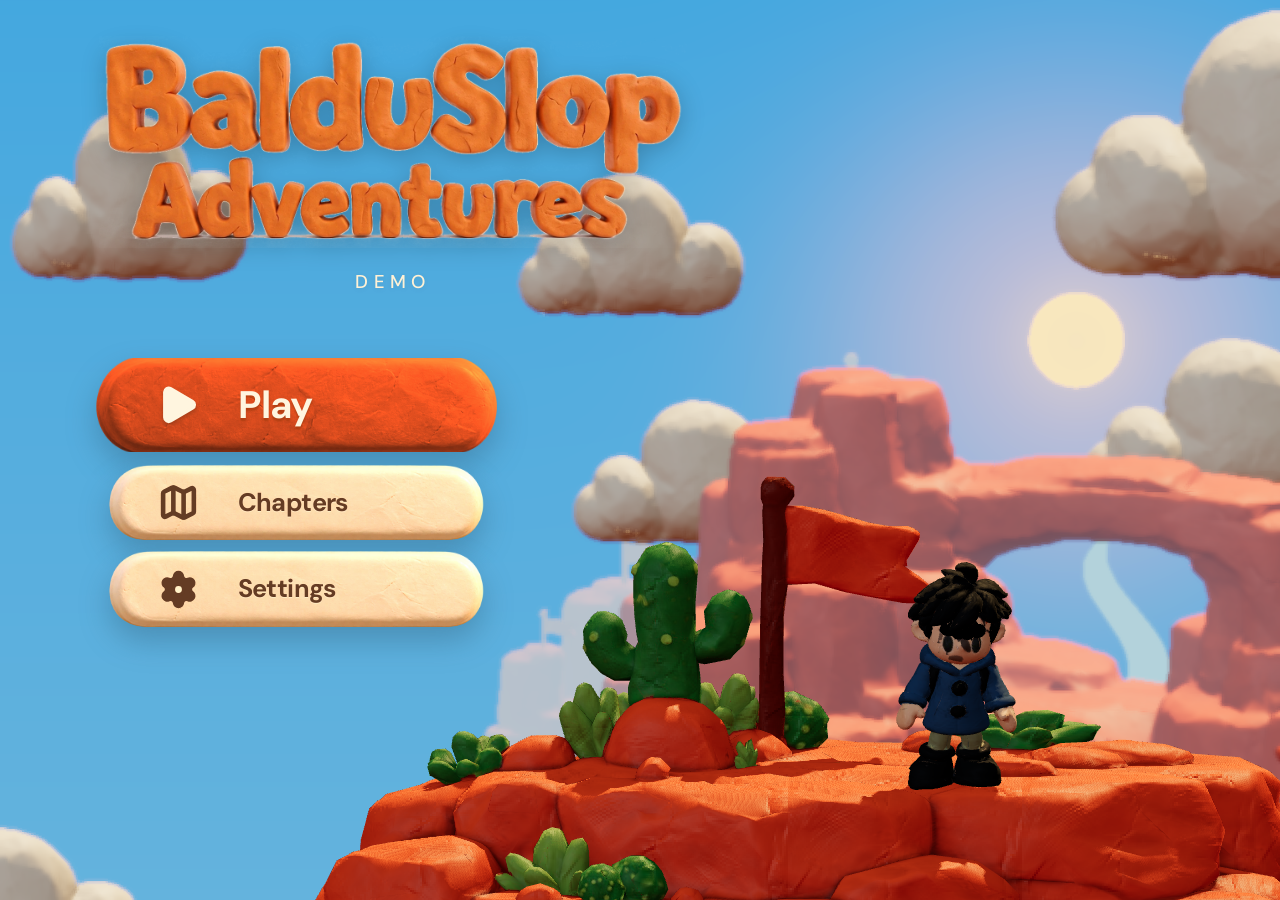
<file: index.html>
<!doctype html>
<html lang="en">
<head>
  <meta charset="utf-8">
  <meta name="viewport" content="width=device-width, initial-scale=1, maximum-scale=1, user-scalable=no, viewport-fit=cover">
  <meta name="theme-color" content="#e64e1e">
  <meta name="description" content="BalduSlop Adventures: Un platform 3D d'avventura realizzato interamente in plastilina stop-motion. Gioca gratis nel browser su PC e mobile con Baldu!">
  <title>BalduSlop Adventures</title>

  <!-- Link previews for social sharing (WhatsApp, Telegram, Twitter/X, Discord, Facebook, iMessage) -->
  <meta property="og:type" content="website">
  <meta property="og:url" content="https://robzombai.github.io/balduslop-adventures/">
  <meta property="og:site_name" content="BalduSlop Adventures">
  <meta property="og:title" content="BalduSlop Adventures">
  <meta property="og:description" content="Unisciti a Baldu nella sua avventura platform 3D in stop-motion di plastilina! Salta, schiaccia ed esplora i meravigliosi mondi d'argilla. Gioca gratis nel browser!">
  <meta property="og:image" content="https://robzombai.github.io/balduslop-adventures/og-preview.png">
  <meta property="og:image:secure_url" content="https://robzombai.github.io/balduslop-adventures/og-preview.png">
  <meta property="og:image:type" content="image/png">
  <meta property="og:image:width" content="1200">
  <meta property="og:image:height" content="630">
  <meta property="og:image:alt" content="BalduSlop Adventures - Schermata iniziale della home con Baldu">
  <meta name="twitter:card" content="summary_large_image">
  <meta name="twitter:url" content="https://robzombai.github.io/balduslop-adventures/">
  <meta name="twitter:title" content="BalduSlop Adventures">
  <meta name="twitter:description" content="Unisciti a Baldu nella sua avventura platform 3D in stop-motion di plastilina! Salta, schiaccia ed esplora i meravigliosi mondi d'argilla. Gioca gratis su PC e Mobile!">
  <meta name="twitter:image" content="https://robzombai.github.io/balduslop-adventures/og-preview.png">
  <link rel="icon" href="./icon-32.png" sizes="32x32" type="image/png">
  <link rel="icon" href="./icon-192.png" sizes="192x192" type="image/png">
  <link rel="apple-touch-icon" href="./icon-180.png">
  <link rel="manifest" href="./manifest.webmanifest">
  <meta name="apple-mobile-web-app-capable" content="yes">
  <meta name="mobile-web-app-capable" content="yes">
  <meta name="apple-mobile-web-app-status-bar-style" content="black-translucent">
  <meta name="apple-mobile-web-app-title" content="BalduSlop Adventures">
  <link rel="preload" href="./bundle/logo-C8LjbK78.webp" as="image">
  <script type="module" crossorigin src="./bundle/index-B9TPSTBI.js?v=20261004-aaa-release-v3"></script>
  <link rel="stylesheet" crossorigin href="./bundle/index-DjewJEKc.css">

  <style>
    html, body {
      touch-action: none;
      -webkit-touch-callout: none;
      -webkit-user-select: none;
      user-select: none;
      padding: env(safe-area-inset-top) env(safe-area-inset-right) env(safe-area-inset-bottom) env(safe-area-inset-left);
    }
    /* Moral Box in BalduSlop */
    .augusta-moral-box {
      grid-column: 1 / 2;
      margin: 8px 0 0 0;
      max-width: 520px;
      width: 100%;
      background: linear-gradient(135deg, rgba(30, 20, 10, 0.96), rgba(20, 12, 6, 0.98));
      border: 2px solid #eab308;
      border-radius: 14px;
      padding: 10px 14px;
      box-shadow: 0 8px 24px rgba(0, 0, 0, 0.55), 0 0 16px rgba(234, 179, 8, 0.28);
      text-align: left;
      animation: moralFadeIn 0.45s ease-out;
      box-sizing: border-box;
      max-height: 210px;
      overflow-y: auto;
    }
    @keyframes moralFadeIn {
      from { opacity: 0; transform: translateY(8px); }
      to { opacity: 1; transform: translateY(0); }
    }
    .augusta-moral-header {
      display: flex;
      align-items: center;
      gap: 6px;
      margin-bottom: 4px;
    }
    .augusta-moral-header .moral-icon {
      font-size: 16px;
      line-height: 1;
    }
    .augusta-moral-header .moral-tag {
      font-size: 10px;
      font-weight: 800;
      letter-spacing: 0.8px;
      color: #facc15;
      background: rgba(234, 179, 8, 0.2);
      padding: 2px 7px;
      border-radius: 5px;
      text-transform: uppercase;
    }
    .augusta-moral-title {
      margin: 3px 0 5px 0;
      font-size: 14px;
      font-weight: 800;
      color: #fef08a;
      line-height: 1.3;
      font-family: inherit;
    }
    .augusta-moral-text {
      margin: 0;
      font-size: 12.5px;
      line-height: 1.45;
      color: #f8fafc;
      font-weight: 500;
      letter-spacing: -0.01em;
      opacity: 0.96;
      font-family: inherit;
    }
  </style>

</head>
<body class="is-menu">

  <svg width="0" height="0" aria-hidden="true" focusable="false" style="position:absolute;pointer-events:none">
    <defs>
      <filter id="clay-logo-orange" color-interpolation-filters="sRGB"><feColorMatrix id="clay-logo-pigment" type="matrix"/></filter>
      <filter id="clay-button-orange" color-interpolation-filters="sRGB"><feColorMatrix id="clay-button-pigment" type="matrix"/></filter>
    </defs>
  </svg>
  <main id="game-shell" aria-label="BalduSlop Adventures platform game">
    <canvas id="world" aria-label="Side-view clay platformer. Use arrow keys to move and Space to jump."></canvas>
    <div class="vignette" aria-hidden="true"></div>

    <div id="loading" class="loading hidden" aria-busy="true">
      <header class="loading-brand">
        <h1 class="loading-title"><img class="title-logo" src="./bundle/logo-C8LjbK78.webp" alt="BalduSlop Adventures" width="1404" height="506" fetchpriority="high"></h1>
      </header>
      <div class="loading-feedback">
        <div id="loading-progress" class="loading-line" aria-hidden="true"><span id="loading-fill"></span></div>
        <span id="loading-status" role="status" aria-live="polite">Shaping the clay world…</span>
      </div>
    </div>

    <header id="hud" class="hud hidden">
      <div class="health-block"><div id="health" class="health" aria-label="3 health remaining" role="img"><i></i><i></i><i></i></div></div>
      <div class="hud-right"><div class="collect-count"><img class="hud-bead" src="./bundle/bead-BuU2NiVW.webp" alt="Clay beads"><span id="coin-count">0</span></div><div id="flower-slots" class="flower-slots" role="img" aria-label="0 of 3 secret flowers found"><i class="flower-slot"></i><i class="flower-slot"></i><i class="flower-slot"></i></div><button id="hud-fullscreen" class="icon-button" data-fullscreen aria-label="Enter fullscreen" title="Fullscreen (F)"><i data-lucide="expand"></i></button><button id="pause" class="icon-button" aria-label="Pause game"><i data-lucide="pause"></i></button></div>
    </header>

    <div id="mother-mist" class="mother-mist hidden" aria-hidden="true"></div>
    <div id="cinema-bars" class="cinema-bars" aria-hidden="true"><i></i><i></i></div>
    <section id="menu" class="main-menu title-screen" aria-label="BalduSlop Adventures title screen">
      <p id="title-scene-status" class="title-scene-status" role="status">Shaping the canyon…</p>
      <header class="title-brand">
        <h1><img class="title-logo" src="./bundle/logo-C8LjbK78.webp" alt="BalduSlop Adventures" width="1404" height="506" fetchpriority="high"></h1>
        <p id="title-tagline">Esplora i meravigliosi mondi d'argilla con Baldu</p>
      </header>
      <nav class="title-actions" aria-label="Main menu">
        <button id="play" class="title-button title-play"><i data-lucide="play" aria-hidden="true"></i><span id="play-label">Play</span></button>
        <button id="chapters" class="title-button"><i data-lucide="map" aria-hidden="true"></i><span>Chapters</span></button>
        <button id="settings" class="title-button"><i data-lucide="settings" aria-hidden="true"></i><span>Settings</span></button>
      </nav>
      <p class="title-motto" aria-hidden="true"><span>Explore</span><span>Shape</span><span>Discover</span><span>Repeat</span></p>
      <footer class="title-footer">
        <button id="open-editor" class="title-editor"><i data-lucide="pencil-ruler" aria-hidden="true"></i><span>Level editor</span></button>
        <div class="title-tools">
          <button id="howto" class="title-tool" aria-label="How to play" title="How to play"><i data-lucide="circle-help" aria-hidden="true"></i></button>
          <button id="menu-sound" class="title-tool" aria-label="Mute sound" title="Sound"><i data-lucide="volume-2" aria-hidden="true"></i></button>
          <button id="fullscreen" data-fullscreen class="title-tool" aria-label="Enter fullscreen" title="Fullscreen (F)"><i data-lucide="expand" aria-hidden="true"></i></button>
        </div>
      </footer>
    </section>

    <div id="chapter-intro" class="chapter-intro hidden"><span id="intro-number" class="eyebrow">CHAPTER ONE</span><h2 id="intro-name"></h2><p id="intro-text"></p></div>
    <div id="hint" class="hint hidden"><span id="hint-mark" class="hint-mark" aria-hidden="true"></span><div><strong id="hint-title"></strong><p id="hint-text"></p></div><button id="dismiss-hint" aria-label="Dismiss hint"><i data-lucide="x"></i></button></div>
    <div id="rotate" class="rotate hidden" role="status"><i data-lucide="smartphone" aria-hidden="true"></i><div><strong>Turn your phone</strong><p>Sideways, the world is twice as wide.</p></div><button id="dismiss-rotate" aria-label="Keep playing in portrait"><i data-lucide="x"></i></button></div>
    <div id="toast" class="toast" role="status" aria-live="polite"></div>
    <div id="timer" class="bridge-timer hidden"><i data-lucide="timer"></i><span id="timer-label"></span><span class="timer-track"><span id="timer-bar"></span></span></div>
    <div id="desktop-controls" class="desktop-controls hidden"><span><kbd>A</kbd><kbd>D</kbd> move</span><span><kbd>SPACE</kbd> jump</span><span><kbd>↓</kbd> stomp</span><span><kbd>ESC</kbd> pause</span><span><kbd>F</kbd> fullscreen</span></div>
    <nav id="touch-controls" class="touch-controls hidden" aria-label="Game controls">
      <div id="move-pad" class="virtual-joystick" role="group" aria-label="Movement joystick. Drag left or right, gently for small steps. Release to stop.">
        <span class="joystick-well" aria-hidden="true"></span><span class="joystick-guide" aria-hidden="true"></span><span class="joystick-thumb" aria-hidden="true"></span><span class="joystick-caption" aria-hidden="true">MOVE</span>
      </div>
      <div class="touch-action"><button id="stomp" class="touch-button stomp" aria-label="Stomp downward"><i data-lucide="arrow-down-to-line"></i><span>STOMP</span></button><button id="jump" class="touch-button jump" aria-label="Jump. Hold for a higher jump"><i data-lucide="arrow-up"></i><span>JUMP</span></button></div>
    </nav>

    <section id="dialog" class="dialog-overlay hidden" role="dialog" aria-modal="true" aria-labelledby="dialog-title"><div class="dialog-card" id="dialog-content"></div></section>
    <div id="editor-testbar" class="editor-testbar"><span>Workshop playtest</span><button id="return-editor" class="editor-button"><i data-lucide="pencil-ruler"></i> Back to editor</button></div>
    <div id="fade" aria-hidden="true"></div>
    <section id="error" class="error hidden" role="alert"><h1>A little hiccup.</h1><p id="error-text">This world needs WebGL. Try updating your browser or enabling hardware acceleration.</p><button class="primary" onclick="location.reload()">Try again</button><button id="error-home" class="quiet-button">Back to title</button></section>
  </main>
</body>
</html>
</file>
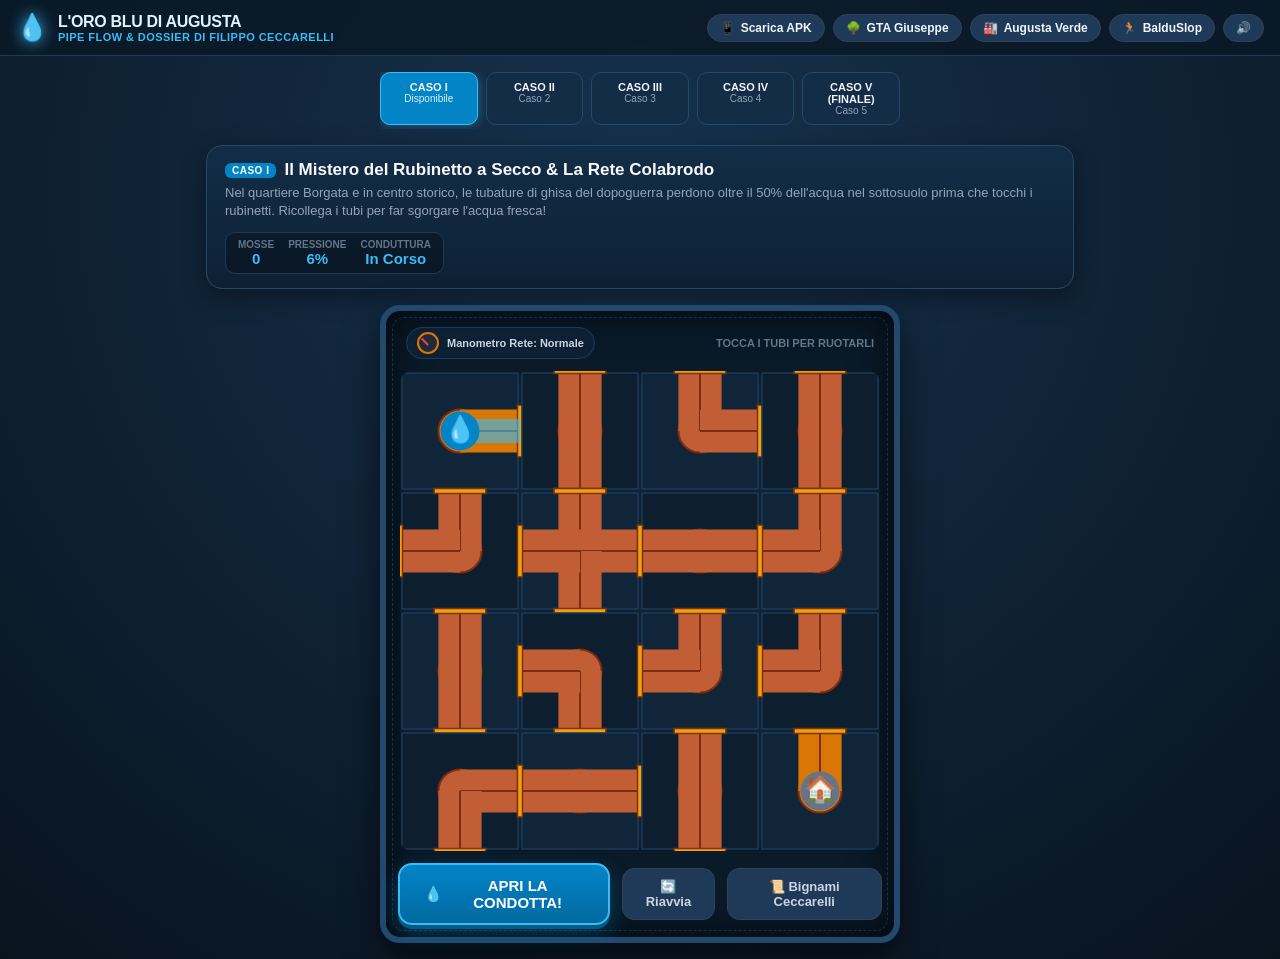
<file: acqua/index.html>
<!DOCTYPE html>
<html lang="it">
<head>
  <meta charset="utf-8">
  <meta name="viewport" content="width=device-width, initial-scale=1, maximum-scale=5, viewport-fit=cover">
  <meta name="theme-color" content="#0369a1">
  <meta name="description" content="L'Oro Blu di Augusta: Le Cronache dell'Acqua Perduta. Puzzle idraulico in stile Pipe Flow con i dossier satirici di Filippo Ceccarelli (Propaganda Live) sulle tubature colabrodo, fognature, acqua rubata e la rinascita civica di Augusta.">
  <title>L'Oro Blu di Augusta — Cronache dell'Acqua Perduta</title>

  <!-- Open Graph / Link Previews -->
  <meta property="og:type" content="website">
  <meta property="og:title" content="L'Oro Blu di Augusta — Cronache dell'Acqua Perduta">
  <meta property="og:description" content="Collega i tubi, salva l'acqua potabile dalle perdite e dalla petrolchimica e scopri i dossier satirici di Filippo Ceccarelli!">
  <meta property="og:image" content="../gta/og-preview.png">
  <meta name="twitter:card" content="summary_large_image">

  <link rel="icon" href="../gta/icon-32.png" sizes="32x32" type="image/png">
  <link rel="apple-touch-icon" href="../gta/icon-180.png">

  <style>
    :root {
      --bg-dark: #0a1926;
      --bg-panel: #112538;
      --border-panel: #1e3a58;
      --water-blue: #38bdf8;
      --water-deep: #0284c7;
      --clay-pipe: #c25e36;
      --clay-brass: #d97706;
      --toxic-sludge: #4a044e;
      --clean-green: #22c55e;
      --text-main: #f0fdf4;
      --text-muted: #94a3b8;
      --gold-moral: #fef08a;
    }

    * {
      box-sizing: border-box;
      margin: 0;
      padding: 0;
      user-select: none;
      -webkit-user-select: none;
    }

    body {
      background: radial-gradient(circle at 50% 20%, #17324d 0%, #08131e 100%);
      color: var(--text-main);
      font-family: -apple-system, BlinkMacSystemFont, "Segoe UI", Roboto, Helvetica, Arial, sans-serif;
      min-height: 100vh;
      display: flex;
      flex-direction: column;
      overflow-x: hidden;
    }

    /* Top Switcher Navigation */
    .top-bar {
      display: flex;
      align-items: center;
      justify-content: space-between;
      padding: 12px 16px;
      background: rgba(10, 25, 38, 0.85);
      backdrop-filter: blur(8px);
      border-bottom: 1px solid var(--border-panel);
      position: sticky;
      top: 0;
      z-index: 50;
    }

    .brand-group {
      display: flex;
      align-items: center;
      gap: 10px;
    }

    .water-drop-icon {
      font-size: 26px;
      filter: drop-shadow(0 0 8px #38bdf8);
      animation: floatDrop 3s ease-in-out infinite;
    }

    @keyframes floatDrop {
      0%, 100% { transform: translateY(0); }
      50% { transform: translateY(-4px); }
    }

    .game-title-text {
      font-size: 16px;
      font-weight: 800;
      letter-spacing: -0.02em;
      color: #e0f2fe;
    }

    .game-subtitle-text {
      font-size: 11px;
      color: var(--water-blue);
      font-weight: 600;
      letter-spacing: 0.04em;
      text-transform: uppercase;
    }

    .nav-links {
      display: flex;
      align-items: center;
      gap: 8px;
    }

    .btn-nav {
      display: inline-flex;
      align-items: center;
      gap: 6px;
      padding: 6px 12px;
      background: #1e3a58;
      color: #f1f5f9;
      text-decoration: none;
      border-radius: 999px;
      font-size: 12px;
      font-weight: 700;
      border: 1px solid #334155;
      transition: all 0.2s;
    }

    .btn-nav:hover {
      background: #0284c7;
      border-color: #38bdf8;
      transform: translateY(-1px);
    }

    /* Main Container */
    .main-container {
      flex: 1;
      max-width: 900px;
      width: 100%;
      margin: 0 auto;
      padding: 16px;
      display: flex;
      flex-direction: column;
      align-items: center;
      gap: 16px;
    }

    /* Case Information Header Card */
    .case-card {
      width: 100%;
      background: linear-gradient(180deg, #132d47 0%, #0d2134 100%);
      border: 1px solid #23496d;
      border-radius: 16px;
      padding: 14px 18px;
      box-shadow: 0 8px 24px rgba(0, 0, 0, 0.4);
      display: flex;
      flex-wrap: wrap;
      justify-content: space-between;
      align-items: center;
      gap: 12px;
    }

    .case-title-area h2 {
      font-size: 17px;
      font-weight: 800;
      color: #f8fafc;
      display: flex;
      align-items: center;
      gap: 8px;
    }

    .case-tag {
      font-size: 10px;
      font-weight: 800;
      background: #0284c7;
      color: #fff;
      padding: 2px 7px;
      border-radius: 6px;
      letter-spacing: 0.05em;
    }

    .case-desc {
      font-size: 13px;
      color: #94a3b8;
      margin-top: 4px;
      line-height: 1.4;
    }

    .case-stats {
      display: flex;
      gap: 14px;
      background: rgba(0,0,0,0.3);
      padding: 6px 12px;
      border-radius: 10px;
      border: 1px solid #1e3a58;
    }

    .stat-item {
      display: flex;
      flex-direction: column;
      align-items: center;
    }

    .stat-label {
      font-size: 10px;
      font-weight: 700;
      color: #64748b;
      text-transform: uppercase;
    }

    .stat-val {
      font-size: 15px;
      font-weight: 800;
      color: #38bdf8;
      font-variant-numeric: tabular-nums;
    }

    /* Hydraulic Board Frame */
    .board-frame {
      position: relative;
      background: #091a29;
      border: 6px solid #23496d;
      border-radius: 20px;
      padding: 12px;
      box-shadow: inset 0 0 40px rgba(0, 0, 0, 0.8), 0 16px 36px rgba(0, 0, 0, 0.6);
      display: flex;
      flex-direction: column;
      align-items: center;
      width: 100%;
      max-width: 520px;
    }

    .board-frame::before {
      content: "";
      position: absolute;
      top: 6px; left: 6px; right: 6px; bottom: 6px;
      border: 1px dashed rgba(56, 189, 248, 0.2);
      border-radius: 12px;
      pointer-events: none;
    }

    /* Manometers / Gauges Bar */
    .gauge-bar {
      width: 100%;
      display: flex;
      justify-content: space-between;
      align-items: center;
      padding: 4px 8px 12px 8px;
    }

    .gauge-widget {
      display: flex;
      align-items: center;
      gap: 8px;
      background: rgba(15, 36, 56, 0.8);
      padding: 4px 10px;
      border-radius: 20px;
      border: 1px solid #1e3a58;
    }

    .gauge-dial {
      width: 22px;
      height: 22px;
      border-radius: 50%;
      border: 2px solid #d97706;
      background: #1e293b;
      position: relative;
    }

    .gauge-needle {
      position: absolute;
      width: 2px;
      height: 9px;
      background: #ef4444;
      top: 2px;
      left: 8px;
      transform-origin: bottom center;
      transform: rotate(-45deg);
      transition: transform 0.4s ease;
    }

    .gauge-text {
      font-size: 11px;
      font-weight: 700;
      color: #cbd5e1;
    }

    /* The Interactive Pipe Grid Canvas */
    canvas#pipe-canvas {
      display: block;
      width: 100%;
      max-width: 480px;
      aspect-ratio: 1 / 1;
      background: #0f2233;
      border-radius: 12px;
      box-shadow: inset 0 0 16px rgba(0,0,0,0.6);
      cursor: pointer;
      touch-action: none;
    }

    /* Bottom Action Controls */
    .actions-bar {
      display: flex;
      align-items: center;
      justify-content: center;
      gap: 12px;
      width: 100%;
      margin-top: 12px;
    }

    .btn-action {
      background: linear-gradient(180deg, #0284c7 0%, #0369a1 100%);
      color: #fff;
      border: 2px solid #38bdf8;
      border-radius: 14px;
      padding: 12px 24px;
      font-size: 15px;
      font-weight: 800;
      cursor: pointer;
      box-shadow: 0 4px 0 #075985, 0 8px 20px rgba(2, 132, 199, 0.4);
      display: flex;
      align-items: center;
      gap: 8px;
      transition: all 0.15s;
    }

    .btn-action:hover {
      transform: translateY(-2px);
      box-shadow: 0 6px 0 #075985, 0 12px 24px rgba(2, 132, 199, 0.5);
      filter: brightness(1.08);
    }

    .btn-action:active {
      transform: translateY(2px);
      box-shadow: 0 2px 0 #075985;
    }

    .btn-secondary {
      background: #1e3a58;
      color: #cbd5e1;
      border: 1px solid #334155;
      padding: 10px 16px;
      border-radius: 12px;
      font-size: 13px;
      font-weight: 700;
      cursor: pointer;
    }

    .btn-secondary:hover {
      background: #254b73;
      color: #fff;
    }

    /* Levels Navigation Pills */
    .level-pills-bar {
      display: flex;
      gap: 8px;
      overflow-x: auto;
      width: 100%;
      max-width: 520px;
      padding-bottom: 4px;
    }

    .level-pill {
      flex: 1;
      min-width: 70px;
      padding: 8px 6px;
      background: #132d47;
      border: 1px solid #23496d;
      border-radius: 10px;
      text-align: center;
      cursor: pointer;
      transition: all 0.2s;
    }

    .level-pill.active {
      background: #0284c7;
      border-color: #38bdf8;
      box-shadow: 0 0 12px rgba(56, 189, 248, 0.4);
    }

    .level-pill-num {
      font-size: 11px;
      font-weight: 800;
      color: #f1f5f9;
    }

    .level-pill-status {
      font-size: 10px;
      color: #94a3b8;
    }

    .level-pill.active .level-pill-status {
      color: #e0f2fe;
    }

    /* FILIPPO CECCARELLI DOSSIER MODAL */
    .modal-backdrop {
      position: fixed;
      inset: 0;
      background: rgba(4, 10, 16, 0.95);
      backdrop-filter: blur(8px);
      z-index: 200;
      display: flex;
      align-items: center;
      justify-content: center;
      padding: 16px;
      opacity: 0;
      pointer-events: none;
      transition: opacity 0.3s ease;
    }

    .modal-backdrop.show {
      opacity: 1;
      pointer-events: auto;
    }

    .dossier-card {
      background: #fbf6ec;
      color: #2b180d;
      width: 100%;
      max-width: 600px;
      max-height: 90vh;
      border-radius: 16px;
      box-shadow: 0 24px 60px rgba(0, 0, 0, 0.8), 0 0 0 3px #c79a5b;
      display: flex;
      flex-direction: column;
      overflow: hidden;
      transform: scale(0.95) translateY(12px);
      transition: transform 0.3s cubic-bezier(0.18, 0.89, 0.32, 1.28);
    }

    .modal-backdrop.show .dossier-card {
      transform: scale(1) translateY(0);
    }

    .dossier-header {
      background: #eedcc0;
      border-bottom: 2px dashed #b98e53;
      padding: 16px 20px;
      display: flex;
      align-items: center;
      justify-content: space-between;
      position: relative;
    }

    .stamp-classified {
      position: absolute;
      top: 12px;
      right: 20px;
      border: 3px solid #b91c1c;
      color: #b91c1c;
      font-family: monospace, monospace;
      font-size: 13px;
      font-weight: 900;
      padding: 4px 10px;
      text-transform: uppercase;
      letter-spacing: 0.15em;
      transform: rotate(6deg);
      border-radius: 6px;
      box-shadow: 0 2px 8px rgba(185, 28, 28, 0.2);
    }

    .dossier-subhead {
      font-size: 11px;
      font-weight: 800;
      letter-spacing: 0.1em;
      color: #78350f;
      text-transform: uppercase;
    }

    .dossier-title {
      font-size: 18px;
      font-weight: 900;
      color: #451a03;
      margin-top: 2px;
      font-family: Georgia, serif;
    }

    .dossier-body {
      padding: 20px;
      overflow-y: auto;
      font-size: 14.5px;
      line-height: 1.65;
      color: #331d0e;
    }

    .ceccarelli-portrait-bar {
      display: flex;
      align-items: center;
      gap: 12px;
      margin-bottom: 16px;
      background: #f4e8d3;
      padding: 10px 14px;
      border-radius: 12px;
      border: 1px solid #dfcbb0;
    }

    .ceccarelli-avatar {
      font-size: 32px;
      line-height: 1;
    }

    .ceccarelli-quote {
      font-style: italic;
      font-size: 13.5px;
      font-weight: 700;
      color: #713f12;
      font-family: Georgia, serif;
    }

    .dossier-text p {
      margin-bottom: 12px;
      text-align: justify;
    }

    .highlight-yellow {
      background: #fef08a;
      padding: 1px 4px;
      border-radius: 3px;
      font-weight: 600;
    }

    /* Civic Moral Card */
    .moral-badge-card {
      margin-top: 16px;
      background: linear-gradient(135deg, #14532d 0%, #052e16 100%);
      color: #dcfce7;
      border: 2px solid #22c55e;
      border-radius: 14px;
      padding: 14px 16px;
      box-shadow: 0 4px 16px rgba(0, 0, 0, 0.25);
    }

    .moral-badge-header {
      display: flex;
      align-items: center;
      gap: 8px;
      font-size: 11px;
      font-weight: 800;
      letter-spacing: 0.08em;
      color: #86efac;
      text-transform: uppercase;
      margin-bottom: 6px;
    }

    .moral-badge-title {
      font-size: 15px;
      font-weight: 900;
      color: #ffffff;
      margin-bottom: 6px;
      font-family: Georgia, serif;
    }

    .moral-badge-text {
      font-size: 13.5px;
      line-height: 1.5;
      color: #bbf7d0;
    }

    .dossier-footer {
      background: #eedcc0;
      border-top: 1px solid #dfcbb0;
      padding: 14px 20px;
      display: flex;
      justify-content: flex-end;
      gap: 10px;
    }

    .btn-next-case {
      background: linear-gradient(180deg, #15803d 0%, #166534 100%);
      color: #fff;
      border: 2px solid #4ade80;
      border-radius: 12px;
      padding: 10px 20px;
      font-size: 14px;
      font-weight: 800;
      cursor: pointer;
      box-shadow: 0 3px 0 #14532d;
      transition: all 0.15s;
    }

    .btn-next-case:hover {
      transform: translateY(-2px);
      filter: brightness(1.1);
    }

    /* Celebratory Banner */
    .flow-celebration {
      display: none;
      position: absolute;
      top: 50%;
      left: 50%;
      transform: translate(-50%, -50%);
      background: rgba(14, 165, 233, 0.95);
      color: #fff;
      padding: 16px 28px;
      border-radius: 20px;
      border: 3px solid #bae6fd;
      font-size: 20px;
      font-weight: 900;
      box-shadow: 0 12px 40px rgba(0, 0, 0, 0.7);
      animation: popUp 0.4s cubic-bezier(0.18, 0.89, 0.32, 1.28);
      z-index: 30;
      text-align: center;
    }

    @keyframes popUp {
      from { transform: translate(-50%, -50%) scale(0.6); opacity: 0; }
      to { transform: translate(-50%, -50%) scale(1); opacity: 1; }
    }

    @media (max-width: 600px) {
      .game-title-text { font-size: 14px; }
      .case-card { padding: 10px 14px; }
      .btn-nav span { display: none; }
      .btn-action { padding: 10px 18px; font-size: 14px; }
    }
  </style>
</head>
<body>

  <!-- Top bar -->
  <header class="top-bar">
    <div class="brand-group">
      <span class="water-drop-icon">💧</span>
      <div>
        <div class="game-title-text">L'ORO BLU DI AUGUSTA</div>
        <div class="game-subtitle-text">Pipe Flow & Dossier di Filippo Ceccarelli</div>
      </div>
    </div>
    <nav class="nav-links">
      <a href="https://github.com/RobZombAI/balduslop-adventures/releases/download/v1.0.0/GTA-Giuseppe-Taglia-Alberi.apk" class="btn-nav" title="Scarica l'app Android APK ufficiale">
        <span>📱</span> <span>Scarica APK</span>
      </a>
      <a href="../gta/" class="btn-nav" title="Torna a GTA Giuseppe Taglia Alberi">
        <span>🌳</span> <span>GTA Giuseppe</span>
      </a>
      <a href="../augusta/" class="btn-nav" title="Passa ad Augusta Slop Adventures">
        <span>🏭</span> <span>Augusta Verde</span>
      </a>
      <a href="../index.html" class="btn-nav" title="Torna all'Hub Principale">
        <span>🏃</span> <span>BalduSlop</span>
      </a>
      <button id="sound-btn" class="btn-nav" title="Audio on/off">
        <span id="sound-icon">🔊</span>
      </button>
    </nav>
  </header>

  <!-- Main Game Area -->
  <main class="main-container">

    <!-- Level Selector Bar -->
    <div class="level-pills-bar" id="level-pills">
      <!-- Injected dynamically -->
    </div>

    <!-- Case Information Header -->
    <section class="case-card" id="case-card">
      <div class="case-title-area">
        <h2>
          <span class="case-tag" id="case-num-tag">CASO I</span>
          <span id="case-name">Il Mistero del Rubinetto a Secco</span>
        </h2>
        <p class="case-desc" id="case-desc">Le tubature in ghisa del 1950 perdono il 54% dell'acqua nel sottosuolo. Collega il serbatoio alle case della Borgata!</p>
      </div>
      <div class="case-stats">
        <div class="stat-item">
          <span class="stat-label">Mosse</span>
          <span class="stat-val" id="move-count">0</span>
        </div>
        <div class="stat-item">
          <span class="stat-label">Pressione</span>
          <span class="stat-val" id="pressure-val">0%</span>
        </div>
        <div class="stat-item">
          <span class="stat-label">Conduttura</span>
          <span class="stat-val" id="status-val">Interrotta</span>
        </div>
      </div>
    </section>

    <!-- Hydraulic Board Frame -->
    <section class="board-frame">
      <div class="gauge-bar">
        <div class="gauge-widget">
          <div class="gauge-dial"><div class="gauge-needle" id="gauge-needle"></div></div>
          <span class="gauge-text" id="gauge-label">Manometro Rete: Normale</span>
        </div>
        <span style="font-size: 11px; color: #64748b; font-weight: 700;">TOCCA I TUBI PER RUOTARLI</span>
      </div>

      <!-- Canvas for pipe flow rendering -->
      <canvas id="pipe-canvas" width="480" height="480"></canvas>

      <div class="flow-celebration" id="flow-celebration">
        <div>🌊 CONDOTTA COLLEGATA!</div>
        <div style="font-size: 13px; font-weight: 600; margin-top: 4px; opacity: 0.9;">L'acqua zampilla nei rubinetti di Augusta!</div>
      </div>

      <!-- Action buttons -->
      <div class="actions-bar">
        <button class="btn-action" id="test-flow-btn">
          <span>💧</span> APRI LA CONDOTTA!
        </button>
        <button class="btn-secondary" id="reset-btn" title="Ricomincia il caso">
          🔄 Riavvia
        </button>
        <button class="btn-secondary" id="dossier-preview-btn" title="Leggi il dossier">
          📜 Bignami Ceccarelli
        </button>
      </div>
    </section>

  </main>

  <!-- FILIPPO CECCARELLI DOSSIER MODAL -->
  <div class="modal-backdrop" id="dossier-modal">
    <div class="dossier-card">
      <header class="dossier-header">
        <div>
          <span class="dossier-subhead" id="modal-dossier-num">FASCICOLO ISTRUTTORIO 78/A</span>
          <h3 class="dossier-title" id="modal-dossier-title">L'Acquedotto Colabrodo e la Delibera Sommersa</h3>
        </div>
        <div class="stamp-classified">ARCHIVIO CECCARELLI</div>
      </header>

      <div class="dossier-body">
        <div class="ceccarelli-portrait-bar">
          <div class="ceccarelli-avatar">📂</div>
          <div class="ceccarelli-quote" id="modal-dossier-quote">
            "Badate bene, signori di Propaganda Live: la crisi idrica ad Augusta non è un caso della natura, è una commedia all'italiana in cinque atti parlamentari!"
          </div>
        </div>

        <div class="dossier-text" id="modal-dossier-text">
          <!-- Text inserted dynamically -->
        </div>

        <!-- Moral Card -->
        <div class="moral-badge-card">
          <div class="moral-badge-header">
            <span>🌿</span> LA MORALE CIVICA DI AUGUSTA
          </div>
          <div class="moral-badge-title" id="modal-moral-title">
            Riparare i Tubi è la Vera Grande Opera
          </div>
          <div class="moral-badge-text" id="modal-moral-text">
            Perdere metà dell'acqua potabile nel sottosuolo è un furto silenzioso ai danni delle famiglie. Prima delle cattedrali nel deserto, una comunità civile ripara le condutture che portano la vita nelle case.
          </div>
        </div>
      </div>

      <footer class="dossier-footer">
        <button class="btn-secondary" id="modal-close-btn">Chiudi Dossier</button>
        <button class="btn-next-case" id="modal-next-btn">Prossimo Caso ➡️</button>
      </footer>
    </div>
  </div>

  <script>
    // --- AUDIO SYSTEM (WEB AUDIO API SYNTHESIZER) ---
    class SoundEngine {
      constructor() {
        this.ctx = null;
        this.enabled = true;
      }
      init() {
        if (!this.ctx) {
          const AudioContext = window.AudioContext || window.webkitAudioContext;
          if (AudioContext) this.ctx = new AudioContext();
        }
        if (this.ctx && this.ctx.state === 'suspended') {
          this.ctx.resume();
        }
      }
      playRotate() {
        if (!this.enabled) return;
        this.init();
        if (!this.ctx) return;
        const now = this.ctx.currentTime;
        const osc = this.ctx.createOscillator();
        const gain = this.ctx.createGain();
        osc.type = "sine";
        osc.frequency.setValueAtTime(320, now);
        osc.frequency.exponentialRampToValueAtTime(180, now + 0.08);
        gain.gain.setValueAtTime(0.18, now);
        gain.gain.exponentialRampToValueAtTime(0.001, now + 0.09);
        osc.connect(gain);
        gain.connect(this.ctx.destination);
        osc.start(now);
        osc.stop(now + 0.09);
      }
      playWaterRush() {
        if (!this.enabled) return;
        this.init();
        if (!this.ctx) return;
        const now = this.ctx.currentTime;
        // Harmonic bubbly chimes
        [440, 554.37, 659.25, 880].forEach((freq, i) => {
          const osc = this.ctx.createOscillator();
          const gain = this.ctx.createGain();
          osc.type = "triangle";
          osc.frequency.setValueAtTime(freq, now + i * 0.08);
          gain.gain.setValueAtTime(0.001, now + i * 0.08);
          gain.gain.linearRampToValueAtTime(0.2, now + i * 0.08 + 0.04);
          gain.gain.exponentialRampToValueAtTime(0.001, now + i * 0.08 + 0.4);
          osc.connect(gain);
          gain.connect(this.ctx.destination);
          osc.start(now + i * 0.08);
          osc.stop(now + i * 0.08 + 0.45);
        });
      }
      playVictory() {
        if (!this.enabled) return;
        this.init();
        if (!this.ctx) return;
        const now = this.ctx.currentTime;
        const fanfare = [523.25, 659.25, 783.99, 1046.50];
        fanfare.forEach((f, i) => {
          const osc = this.ctx.createOscillator();
          const gain = this.ctx.createGain();
          osc.type = "sine";
          osc.frequency.setValueAtTime(f, now + i * 0.12);
          gain.gain.setValueAtTime(0.25, now + i * 0.12);
          gain.gain.exponentialRampToValueAtTime(0.001, now + i * 0.12 + 0.55);
          osc.connect(gain);
          gain.connect(this.ctx.destination);
          osc.start(now + i * 0.12);
          osc.stop(now + i * 0.12 + 0.6);
        });
      }
    }
    const audio = new SoundEngine();

    // Toggle sound
    document.getElementById('sound-btn').addEventListener('click', () => {
      audio.enabled = !audio.enabled;
      document.getElementById('sound-icon').innerText = audio.enabled ? '🔊' : '🔇';
    });

    // --- GAME DATA: 5 CASI INVESTIGATIVI DI FILIPPO CECCARELLI ---
    const CASES = [
      {
        id: 0,
        tag: "CASO I",
        dossierNum: "FASCICOLO 78/A • ARCHIVIO PROPAGANDA LIVE",
        name: "Il Mistero del Rubinetto a Secco & La Rete Colabrodo",
        desc: "Nel quartiere Borgata e in centro storico, le tubature di ghisa del dopoguerra perdono oltre il 50% dell'acqua nel sottosuolo prima che tocchi i rubinetti. Ricollega i tubi per far sgorgare l'acqua fresca!",
        quote: "«Badate bene, signori miei: ad Augusta la dispersione idrica non è un guasto tecnico, è un genere letterario tragicomico!»",
        dossierText: `
          <p>Dalla mia fidata cartella in pelle marrone spunta una delibera consiliare straordinaria del <span class="highlight-yellow">novembre 1978</span>: approvata all'unanimità con formula di "somma urgenza per salvare l'acquedotto cittadino dal collasso imminente".</p>
          <p>Ebbene, signori di Propaganda Live, sapete dove finirono quei fondi stanziati dalla Cassa per il Mezzogiorno? Negli atti risulta l'acquisto di ventiquattro chilometri di carta carbone e tre scrivanie in noce biondo per la "Commissione Straordinaria sulle Falle Invisibili". Nel frattempo, il <strong>54% dell'acqua potabile</strong> continua imperterrito a perdersi nelle cavità carsiche del sottosuolo di Augusta!</p>
          <p>I residenti si sono dovuti laureare con lode in idraulica applicata: chi compra l'autoclave a tre pistoni, chi accumula recipienti nei balconi, e chi riceve bollette astronomiche pagando a peso d'oro l'aria compressa che sibila nei contatori quando l'acqua non c'è!</p>
        `,
        moralTitle: "Riparare i Tubi è la Vera Grande Opera",
        moralText: "L'incuria delle condotte è una tassa occulta che colpisce le famiglie e prosciuga le casse comunali. Prima di promettere opere faraoniche, il primo dovere civico della politica è riparare le falle che abbiamo sotto i piedi e garantire l'acqua corrente in ogni casa.",
        gridSize: [4, 4],
        source: { r: 0, c: 0, dir: 1, label: "Serbatoio" }, // outputs right
        target: { r: 3, c: 3, dir: 0, label: "Case Borgata" }, // receives from top
        // Grid tiles: each has ports [top, right, bottom, left]
        // Solution path: (0,0)->(0,1)->(0,2)->(1,2)->(2,2)->(2,3)->(3,3)
        tiles: [
          [
            { type: "source", ports: [0, 1, 0, 0], rot: 0, fixed: true },
            { type: "straight", ports: [0, 1, 0, 1], rot: 1 }, // starts rotated
            { type: "elbow", ports: [0, 0, 1, 1], rot: 2 },
            { type: "straight", ports: [1, 0, 1, 0], rot: 0 }
          ],
          [
            { type: "elbow", ports: [1, 1, 0, 0], rot: 3 },
            { type: "cross", ports: [1, 1, 1, 1], rot: 0 },
            { type: "straight", ports: [1, 0, 1, 0], rot: 1 },
            { type: "elbow", ports: [0, 1, 1, 0], rot: 2 }
          ],
          [
            { type: "straight", ports: [0, 1, 0, 1], rot: 1 },
            { type: "elbow", ports: [0, 0, 1, 1], rot: 0 },
            { type: "elbow", ports: [1, 1, 0, 0], rot: 3 },
            { type: "elbow", ports: [0, 0, 1, 1], rot: 1 }
          ],
          [
            { type: "elbow", ports: [1, 0, 0, 1], rot: 2 },
            { type: "straight", ports: [0, 1, 0, 1], rot: 0 },
            { type: "straight", ports: [0, 1, 0, 1], rot: 1 },
            { type: "target", ports: [1, 0, 0, 0], rot: 0, fixed: true }
          ]
        ]
      },
      {
        id: 1,
        tag: "CASO II",
        dossierNum: "FASCICOLO 12/B • ARCHIVIO PROPAGANDA LIVE",
        name: "Il Paradosso del Mare Negato & La Fognatura nel Golfo",
        desc: "Nel golfo Xifonio e lungo la marina, scarichi fognari abusivi minacciano le acque cristalline. Dirotta le condotte nere verso il Depuratore Biologico prima che finiscano in mare!",
        quote: "«Guardate questa foto d'epoca: l'inaugurazione del depuratore con la banda municipale e la benedizione solenne... peccato mancassero le pompe!»",
        dossierText: `
          <p>Amici della corte, sfogliamo il capitolo memorabile intitolato <span class="highlight-yellow">"Le Acque Reflue della Repubblica"</span>. Anno 1987: su una banchina della rada viene eretto in pompa magna il cartello "Qui sorge il Depuratore Consortile". C'erano tutti: onorevoli, assessori, rinfresco a base di cannoli e banda musicale che suonava l'Aida.</p>
          <p>Spente le fanfare, cosa accadde? Il collettore fognario principale rimase un tronco monco a cento metri dal mare, e le pompe rimasero per trent'anni staccate dalla rete elettrica! Nel frattempo, gli scarichi di mezza città continuavano a riversarsi nella Cala del Carmine e sotto il Castello Svevo.</p>
          <p>Si è sfiorato il paradosso metafisico: una città-isola circondata da un mare meraviglioso dove per decenni è stato vietato tuffarsi persino con le scarpe da scoglio! E il custode dell'impianto, persona arguta, nelle vasche di decantazione abbandonate ci coltivava i pomodori ciliegino.</p>
        `,
        moralTitle: "Un Mare Libero dai Liquami è Civiltà",
        moralText: "Il mare di Augusta è la sua identità millenaria, la culla dei suoi pescatori e il futuro del suo turismo. Trattare il golfo come una fogna a cielo aperto è un sacrilegio ecologico. Completare ed estendere la depurazione biologica totale è il primo debito d'onore verso le nuove generazioni.",
        gridSize: [4, 4],
        source: { r: 1, c: 0, dir: 1, label: "Scarico Fognario" },
        target: { r: 2, c: 3, dir: 3, label: "Depuratore" },
        tiles: [
          [
            { type: "elbow", ports: [0, 1, 1, 0], rot: 1 },
            { type: "straight", ports: [0, 1, 0, 1], rot: 1 },
            { type: "elbow", ports: [0, 0, 1, 1], rot: 2 },
            { type: "straight", ports: [1, 0, 1, 0], rot: 0 }
          ],
          [
            { type: "source", ports: [0, 1, 0, 0], rot: 0, fixed: true },
            { type: "tee", ports: [1, 1, 0, 1], rot: 2 },
            { type: "straight", ports: [1, 0, 1, 0], rot: 1 },
            { type: "elbow", ports: [0, 0, 1, 1], rot: 3 }
          ],
          [
            { type: "straight", ports: [1, 0, 1, 0], rot: 0 },
            { type: "elbow", ports: [1, 1, 0, 0], rot: 1 },
            { type: "straight", ports: [0, 1, 0, 1], rot: 1 },
            { type: "target", ports: [0, 0, 0, 1], rot: 0, fixed: true }
          ],
          [
            { type: "elbow", ports: [1, 0, 0, 1], rot: 0 },
            { type: "straight", ports: [0, 1, 0, 1], rot: 1 },
            { type: "elbow", ports: [1, 1, 0, 0], rot: 2 },
            { type: "straight", ports: [1, 0, 1, 0], rot: 0 }
          ]
        ]
      },
      {
        id: 2,
        tag: "CASO III",
        dossierNum: "FASCICOLO 91/C • ARCHIVIO PROPAGANDA LIVE",
        name: "Il Grande Ratto della Falda Industriale",
        desc: "I colossi petrolchimici assorbono ogni giorno milioni di litri di acqua dolce dalla falda dei Monti Climiti per raffreddare gli impianti, mentre a Brucoli e Monte Tauro le case sono a secco. Riconquista l'acqua pubblica!",
        quote: "«L'industria promise di dissetare la Sicilia; nei fatti si è scolata tutto il pozzo e ci ha lasciato il conto della cannuccia!»",
        dossierText: `
          <p>Prendete nota di questo documento: <span class="highlight-yellow">Commissione Parlamentare d'Inchiesta, anno 1963</span>. Quando i colossi delle Partecipazioni Statali e del petrolio posarono le prime ciminiere nella rada megarese, assicurarono in coro: "L'industria porterà ricchezza, lavoro e l'acqua scorrerà a fiumi nelle case di tutti i siciliani".</p>
          <p>Sapete com'è andata a finire? Che per oltre cinquant'anni le raffinerie hanno scavato pozzi profondissimi fino a intercettare le falde pure dei Monti Climiti, aspirando <strong>milioni di metri cubi di acqua potabile ogni anno</strong> per raffreddare torri di cracking, forni e scambiatori di calore industriali!</p>
          <p>E nel frattempo, a due chilometri di distanza, nelle case di Monte Tauro e del borgo marinaro di Brucoli, le famiglie aspettano l'autobotte della Protezione Civile per riempire i bidoni di plastica. L'acqua purissima va nei tubi di ferro dell'acciaio e del greggio, e l'arsura va nei rubinetti dei cittadini!</p>
        `,
        moralTitle: "L'Acqua alle Persone Prima che al Profitto",
        moralText: "L'acqua potabile è un diritto umano inalienabile e universale. L'approvvigionamento civile deve sempre avere la precedenza assoluta sui cicli industriali. Le industrie devono investire in desalinizzazione marina a circuito chiuso e smetterla di depredare le riserve idriche della popolazione.",
        gridSize: [5, 5],
        source: { r: 0, c: 2, dir: 2, label: "Falda Climiti" },
        target: { r: 4, c: 2, dir: 0, label: "Cisterna Civica" },
        tiles: [
          [
            { type: "elbow", ports: [0, 1, 1, 0], rot: 1 },
            { type: "straight", ports: [0, 1, 0, 1], rot: 0 },
            { type: "source", ports: [0, 0, 1, 0], rot: 0, fixed: true },
            { type: "straight", ports: [0, 1, 0, 1], rot: 1 },
            { type: "elbow", ports: [0, 0, 1, 1], rot: 2 }
          ],
          [
            { type: "straight", ports: [1, 0, 1, 0], rot: 1 },
            { type: "elbow", ports: [0, 1, 1, 0], rot: 3 },
            { type: "tee", ports: [1, 1, 1, 0], rot: 2 },
            { type: "elbow", ports: [0, 0, 1, 1], rot: 0 },
            { type: "straight", ports: [1, 0, 1, 0], rot: 0 }
          ],
          [
            { type: "elbow", ports: [1, 1, 0, 0], rot: 2 },
            { type: "straight", ports: [1, 0, 1, 0], rot: 0 },
            { type: "cross", ports: [1, 1, 1, 1], rot: 1 },
            { type: "straight", ports: [1, 0, 1, 0], rot: 1 },
            { type: "elbow", ports: [1, 0, 0, 1], rot: 3 }
          ],
          [
            { type: "straight", ports: [0, 1, 0, 1], rot: 1 },
            { type: "elbow", ports: [1, 1, 0, 0], rot: 0 },
            { type: "straight", ports: [1, 0, 1, 0], rot: 1 },
            { type: "elbow", ports: [1, 0, 0, 1], rot: 2 },
            { type: "straight", ports: [0, 1, 0, 1], rot: 0 }
          ],
          [
            { type: "elbow", ports: [1, 1, 0, 0], rot: 1 },
            { type: "straight", ports: [0, 1, 0, 1], rot: 0 },
            { type: "target", ports: [1, 0, 0, 0], rot: 0, fixed: true },
            { type: "straight", ports: [0, 1, 0, 1], rot: 1 },
            { type: "elbow", ports: [1, 0, 0, 1], rot: 0 }
          ]
        ]
      },
      {
        id: 3,
        tag: "CASO IV",
        dossierNum: "FASCICOLO 45/D • ARCHIVIO PROPAGANDA LIVE",
        name: "Quando l'Acqua diventa Greggio (Le Campagne Avvelenate)",
        desc: "Tra Augusta, Melilli e Priolo, le infiltrazioni di idrocarburi nel sottosuolo contaminano i pozzi agricoli. Posiziona il filtro di decontaminazione e porta acqua pura agli agrumeti!",
        quote: "«Verbale peritale del 1993: 'Il fluido estratto dal pozzo manifesta spiccata viscosità bruna e prende fuoco con un cerino... trattasi di acqua arricchita!'»",
        dossierText: `
          <p>Questo, signori della giuria televisiva, è il capolavoro assoluto dell'involontaria satira burocratica italiana: <span class="highlight-yellow">Perizia Tecnica del Tribunale di Siracusa, anno 1993</span>.</p>
          <p>Un contadino di contrada Ogliastro chiama disperato l'Ufficio d'Igiene perché dal pozzo artesiano con cui irriga i limoni non esce acqua, ma un liquido denso e nerastro che odora di benzina super e scioglie le guarnizioni della pompa. Arriva il perito, raccoglie il campione, accende un cerino e la bottiglia fa una fiammata azzurra alta un metro e mezzo!</p>
          <p>Il burocrate, con la proverbiale prudenza notarile, scrive a macchina: <em>"Il fluido manifesta proprietà infiammabili non canoniche, presumibilmente riconducibili a un arricchimento chimico spontaneo della falda"</em>. Avete capito? Non erano i serbatoi sfondati della raffineria che perdevano greggio nella roccia calcarea... era "acqua arricchita"!</p>
        `,
        moralTitle: "La Terra e le Falde non Dimenticano",
        moralText: "Avvelenare il sottosuolo con idrocarburi e metalli pesanti è un crimine contro la vita che perdura per secoli. Chi inquina deve essere costretto a bonificare fino all'ultima particella, e le campagne di Augusta devono tornare a essere irrigate con acqua sorgiva pulita e incontaminata.",
        gridSize: [5, 5],
        source: { r: 0, c: 0, dir: 1, label: "Falda Rurale" },
        target: { r: 4, c: 4, dir: 0, label: "Agrumeti Bio" },
        tiles: [
          [
            { type: "source", ports: [0, 1, 0, 0], rot: 0, fixed: true },
            { type: "straight", ports: [0, 1, 0, 1], rot: 1 },
            { type: "elbow", ports: [0, 0, 1, 1], rot: 2 },
            { type: "straight", ports: [1, 0, 1, 0], rot: 0 },
            { type: "elbow", ports: [0, 0, 1, 1], rot: 1 }
          ],
          [
            { type: "straight", ports: [1, 0, 1, 0], rot: 1 },
            { type: "elbow", ports: [0, 1, 1, 0], rot: 3 },
            { type: "straight", ports: [1, 0, 1, 0], rot: 0 },
            { type: "elbow", ports: [1, 0, 0, 1], rot: 2 },
            { type: "straight", ports: [1, 0, 1, 0], rot: 1 }
          ],
          [
            { type: "elbow", ports: [1, 1, 0, 0], rot: 2 },
            { type: "straight", ports: [0, 1, 0, 1], rot: 1 },
            { type: "cross", ports: [1, 1, 1, 1], rot: 0 }, // Filter node
            { type: "straight", ports: [0, 1, 0, 1], rot: 1 },
            { type: "elbow", ports: [0, 0, 1, 1], rot: 3 }
          ],
          [
            { type: "straight", ports: [1, 0, 1, 0], rot: 0 },
            { type: "elbow", ports: [1, 1, 0, 0], rot: 1 },
            { type: "straight", ports: [1, 0, 1, 0], rot: 1 },
            { type: "elbow", ports: [0, 1, 1, 0], rot: 0 },
            { type: "straight", ports: [1, 0, 1, 0], rot: 0 }
          ],
          [
            { type: "elbow", ports: [1, 1, 0, 0], rot: 3 },
            { type: "straight", ports: [0, 1, 0, 1], rot: 0 },
            { type: "elbow", ports: [1, 1, 0, 0], rot: 1 },
            { type: "straight", ports: [0, 1, 0, 1], rot: 1 },
            { type: "target", ports: [1, 0, 0, 0], rot: 0, fixed: true }
          ]
        ]
      },
      {
        id: 4,
        tag: "CASO V (FINALE)",
        dossierNum: "FASCICOLO D'ORO • IL TRIONFO DELLA RINASCITA",
        name: "L'Acquedotto della Rinascita Ecologica",
        desc: "Il gran finale: ricollega l'intera rete cittadina a circuito chiuso! Alimenta la Villa Comunale, le Scuole e l'Ospedale Muscatello con acqua pura, limpida e a pressione perfetta!",
        quote: "«E allora guardatela questa mappa, amici miei: perché quando la cittadinanza si sveglia, anche il rubinetto più arrugginito canta la libertà!»",
        dossierText: `
          <p>E allora, carissimi amici di Propaganda Live, permettetemi di sfogliare questo ultimo fascicolo con la mano che trema e il cuore ricolmo di sana speranza civica!</p>
          <p>Dopo sessant'anni di promesse elettorali da bar, delibere dimenticate nelle cantine, veleni taciuti e comitati di madri coraggio che hanno contato ogni singola goccia, guardate cosa abbiamo costruito: <span class="highlight-yellow">la Rete dell'Acqua Rinata</span>!</p>
          <p>I monumentali Ficus secolari della Villa Comunale tornano a bere linfa fresca e donano ombra alla piazza; all'Ospedale Muscatello i reparti hanno pressione idrica costante e sicura; e nelle scuole i bambini riempiono le borracce di metallo con acqua pura e trasparente come il cielo di Sicilia sopra la Porta Spagnola!</p>
          <p>La politica, quando vuole, non è l'arte di promettere la luna... è il dovere sacro di far funzionare le cose semplici e vitali: un tubo dritto, una guarnizione che tiene, e l'onestà di considerare l'acqua come l'anima immortale di una comunità!</p>
        `,
        moralTitle: "L'Acqua è Libertà, Dignità e Futuro",
        moralText: "L'acqua è il primo bene comune del pianeta. Difenderla dalle rapine industriali, gestirla con trasparenza pubblica e garantirla a ogni essere vivente è la più nobile delle battaglie civiche. Augusta rinasce dall'acqua pulita e dalla coscienza dei suoi cittadini!",
        gridSize: [5, 5],
        source: { r: 0, c: 0, dir: 1, label: "Fonte Purificata" },
        target: { r: 4, c: 4, dir: 3, label: "Augusta Rinata" },
        tiles: [
          [
            { type: "source", ports: [0, 1, 0, 0], rot: 0, fixed: true },
            { type: "straight", ports: [0, 1, 0, 1], rot: 1 },
            { type: "elbow", ports: [0, 0, 1, 1], rot: 2 },
            { type: "straight", ports: [0, 1, 0, 1], rot: 0 },
            { type: "elbow", ports: [0, 0, 1, 1], rot: 1 }
          ],
          [
            { type: "straight", ports: [1, 0, 1, 0], rot: 1 },
            { type: "elbow", ports: [0, 1, 1, 0], rot: 3 },
            { type: "tee", ports: [1, 1, 1, 0], rot: 1 },
            { type: "straight", ports: [0, 1, 0, 1], rot: 1 },
            { type: "elbow", ports: [0, 0, 1, 1], rot: 0 }
          ],
          [
            { type: "elbow", ports: [1, 1, 0, 0], rot: 2 },
            { type: "straight", ports: [0, 1, 0, 1], rot: 0 },
            { type: "cross", ports: [1, 1, 1, 1], rot: 0 },
            { type: "elbow", ports: [1, 0, 0, 1], rot: 2 },
            { type: "straight", ports: [1, 0, 1, 0], rot: 1 }
          ],
          [
            { type: "straight", ports: [1, 0, 1, 0], rot: 0 },
            { type: "elbow", ports: [0, 1, 1, 0], rot: 1 },
            { type: "straight", ports: [1, 0, 1, 0], rot: 1 },
            { type: "elbow", ports: [1, 1, 0, 0], rot: 3 },
            { type: "elbow", ports: [0, 0, 1, 1], rot: 2 }
          ],
          [
            { type: "elbow", ports: [1, 1, 0, 0], rot: 1 },
            { type: "straight", ports: [0, 1, 0, 1], rot: 1 },
            { type: "elbow", ports: [1, 1, 0, 0], rot: 0 },
            { type: "straight", ports: [0, 1, 0, 1], rot: 1 },
            { type: "target", ports: [0, 0, 0, 1], rot: 0, fixed: true }
          ]
        ]
      }
    ];

    // --- GAME ENGINE STATE ---
    let currentCaseIdx = 0;
    let gridState = [];
    let moveCount = 0;
    let isFlowing = false;
    let isSolved = false;
    let flowProgress = 0; // 0 to 1
    let animFrame = null;

    const canvas = document.getElementById('pipe-canvas');
    const ctx = canvas.getContext('2d');

    // Initialize level pills
    function initPills() {
      const bar = document.getElementById('level-pills');
      bar.innerHTML = "";
      CASES.forEach((c, idx) => {
        const pill = document.createElement('div');
        pill.className = `level-pill ${idx === currentCaseIdx ? 'active' : ''}`;
        pill.innerHTML = `
          <div class="level-pill-num">${c.tag}</div>
          <div class="level-pill-status">${idx === 0 ? 'Disponibile' : 'Caso ' + (idx + 1)}</div>
        `;
        pill.addEventListener('click', () => {
          if (!isFlowing) loadCase(idx);
        });
        bar.appendChild(pill);
      });
    }

    // Load case
    function loadCase(idx) {
      currentCaseIdx = idx;
      const c = CASES[idx];
      moveCount = 0;
      isFlowing = false;
      isSolved = false;
      flowProgress = 0;
      document.getElementById('flow-celebration').style.display = 'none';

      // Update UI Header
      document.getElementById('case-num-tag').innerText = c.tag;
      document.getElementById('case-name').innerText = c.name;
      document.getElementById('case-desc').innerText = c.desc;
      document.getElementById('move-count').innerText = moveCount;
      document.getElementById('pressure-val').innerText = '0%';
      document.getElementById('status-val').innerText = 'Interrotta';
      document.getElementById('gauge-needle').style.transform = 'rotate(-50deg)';

      // Update pills
      document.querySelectorAll('.level-pill').forEach((p, i) => {
        p.classList.toggle('active', i === idx);
      });

      // Deep clone grid tiles
      const [rows, cols] = c.gridSize;
      gridState = [];
      for (let r = 0; r < rows; r++) {
        const row = [];
        for (let col = 0; col < cols; col++) {
          const t = c.tiles[r][col];
          // Scramble non-fixed tiles initially so puzzle is not pre-solved
          const initialRot = t.fixed ? 0 : (t.rot !== undefined ? t.rot : Math.floor(Math.random() * 4));
          row.push({
            type: t.type,
            fixed: !!t.fixed,
            basePorts: [...t.ports],
            rot: initialRot,
            connected: false
          });
        }
        gridState.push(row);
      }

      checkConnectivity();
      render();
    }

    // Get current rotated ports of a tile
    function getPorts(tile) {
      // Rotation shifts ports clockwise: [top, right, bottom, left]
      // rot=1: [left, top, right, bottom]
      const p = tile.basePorts;
      const r = tile.rot % 4;
      if (r === 0) return [p[0], p[1], p[2], p[3]];
      if (r === 1) return [p[3], p[0], p[1], p[2]];
      if (r === 2) return [p[2], p[3], p[0], p[1]];
      return [p[1], p[2], p[3], p[0]];
    }

    // Check connectivity from Source using BFS
    function checkConnectivity() {
      const c = CASES[currentCaseIdx];
      const [rows, cols] = c.gridSize;

      // Reset connected state
      for (let r = 0; r < rows; r++) {
        for (let col = 0; col < cols; col++) {
          gridState[r][col].connected = false;
        }
      }

      const q = [[c.source.r, c.source.c]];
      gridState[c.source.r][c.source.c].connected = true;

      const dirs = [
        [-1, 0], // 0: Top
        [0, 1],  // 1: Right
        [1, 0],  // 2: Bottom
        [0, -1]  // 3: Left
      ];

      while (q.length > 0) {
        const [r, col] = q.shift();
        const p1 = getPorts(gridState[r][col]);

        for (let d = 0; d < 4; d++) {
          if (!p1[d]) continue;
          const nr = r + dirs[d][0];
          const nc = col + dirs[d][1];
          if (nr >= 0 && nr < rows && nc >= 0 && nc < cols) {
            const nextTile = gridState[nr][nc];
            if (!nextTile.connected) {
              const p2 = getPorts(nextTile);
              const opp = (d + 2) % 4;
              if (p2[opp]) {
                nextTile.connected = true;
                q.push([nr, nc]);
              }
            }
          }
        }
      }

      // Check if target is reached
      const targetTile = gridState[c.target.r][c.target.c];
      isSolved = targetTile.connected;

      if (isSolved) {
        document.getElementById('pressure-val').innerText = '100%';
        document.getElementById('status-val').innerText = 'CONNESSA!';
        document.getElementById('gauge-needle').style.transform = 'rotate(45deg)';
      } else {
        const connCount = gridState.flat().filter(t => t.connected).length;
        const total = rows * cols;
        const pct = Math.round((connCount / total) * 90);
        document.getElementById('pressure-val').innerText = pct + '%';
        document.getElementById('status-val').innerText = 'In Corso';
        document.getElementById('gauge-needle').style.transform = `rotate(${-50 + pct}deg)`;
      }
    }

    // Render Grid onto Canvas
    function render() {
      const c = CASES[currentCaseIdx];
      const [rows, cols] = c.gridSize;
      const w = canvas.width;
      const h = canvas.height;
      const cellW = w / cols;
      const cellH = h / rows;

      ctx.clearRect(0, 0, w, h);

      // Draw background grid cells
      for (let r = 0; r < rows; r++) {
        for (let col = 0; col < cols; col++) {
          const x = col * cellW;
          const y = r * cellH;

          // Tile socket base
          ctx.fillStyle = (r + col) % 2 === 0 ? "#112538" : "#0d1e2e";
          ctx.fillRect(x + 2, y + 2, cellW - 4, cellH - 4);

          // Tile border
          ctx.strokeStyle = "#1b3a58";
          ctx.lineWidth = 1.5;
          ctx.strokeRect(x + 2, y + 2, cellW - 4, cellH - 4);

          // Draw the clay pipe
          drawPipeTile(ctx, gridState[r][col], x, y, cellW, cellH, r, col);
        }
      }
    }

    // Draw individual pipe tile with clay styling
    function drawPipeTile(ctx, tile, x, y, w, h, r, col) {
      const cx = x + w / 2;
      const cy = y + h / 2;
      const ports = getPorts(tile);
      const isWater = tile.connected;
      const pipeRadius = Math.min(w, h) * 0.18;

      ctx.save();

      // Draw pipe hub center
      ctx.beginPath();
      ctx.arc(cx, cy, pipeRadius, 0, Math.PI * 2);
      ctx.fillStyle = tile.fixed ? "#d97706" : "#c25e36";
      ctx.fill();
      ctx.lineWidth = 2;
      ctx.strokeStyle = "#7c2d12";
      ctx.stroke();

      // Draw pipe segments pointing to open ports
      const dirs = [
        [cx, cy, cx, y],      // Top
        [cx, cy, x + w, cy],  // Right
        [cx, cy, cx, y + h],  // Bottom
        [cx, cy, x, cy]       // Left
      ];

      for (let d = 0; d < 4; d++) {
        if (ports[d]) {
          const [x1, y1, x2, y2] = dirs[d];
          ctx.beginPath();
          ctx.moveTo(x1, y1);
          ctx.lineTo(x2, y2);
          ctx.lineWidth = pipeRadius * 2;
          ctx.lineCap = "butt";
          ctx.strokeStyle = tile.fixed ? "#d97706" : "#c25e36";
          ctx.stroke();

          // Clay pipe border outline
          ctx.lineWidth = 2;
          ctx.strokeStyle = "#7c2d12";
          ctx.stroke();

          // Pipe flange at edge
          drawFlange(ctx, x2, y2, d, pipeRadius);
        }
      }

      // Draw inner water core if connected
      if (isWater) {
        const waterColor = isFlowing ? "#38bdf8" : "rgba(56, 189, 248, 0.6)";

        ctx.beginPath();
        ctx.arc(cx, cy, pipeRadius * 0.55, 0, Math.PI * 2);
        ctx.fillStyle = waterColor;
        ctx.fill();

        for (let d = 0; d < 4; d++) {
          if (ports[d]) {
            const [x1, y1, x2, y2] = dirs[d];
            ctx.beginPath();
            ctx.moveTo(x1, y1);
            ctx.lineTo(x2, y2);
            ctx.lineWidth = pipeRadius * 1.1;
            ctx.strokeStyle = waterColor;
            ctx.stroke();
          }
        }
      }

      // Source & Target Special Badges
      if (tile.type === "source") {
        ctx.beginPath();
        ctx.arc(cx, cy, pipeRadius * 0.9, 0, Math.PI * 2);
        ctx.fillStyle = "#0284c7";
        ctx.fill();
        ctx.font = `bold ${Math.round(w * 0.22)}px sans-serif`;
        ctx.fillStyle = "#fff";
        ctx.textAlign = "center";
        ctx.textBaseline = "middle";
        ctx.fillText("💧", cx, cy);
      } else if (tile.type === "target") {
        ctx.beginPath();
        ctx.arc(cx, cy, pipeRadius * 0.9, 0, Math.PI * 2);
        ctx.fillStyle = isWater ? "#22c55e" : "#64748b";
        ctx.fill();
        ctx.font = `bold ${Math.round(w * 0.22)}px sans-serif`;
        ctx.fillStyle = "#fff";
        ctx.textAlign = "center";
        ctx.textBaseline = "middle";
        ctx.fillText("🏠", cx, cy);
      }

      ctx.restore();
    }

    // Pipe metal flange / collar
    function drawFlange(ctx, ex, ey, dir, r) {
      ctx.save();
      ctx.fillStyle = "#f59e0b";
      ctx.strokeStyle = "#78350f";
      ctx.lineWidth = 1.5;
      const fw = r * 2.4;
      const fh = 5;
      if (dir === 0 || dir === 2) {
        ctx.fillRect(ex - fw / 2, ey - fh / 2, fw, fh);
        ctx.strokeRect(ex - fw / 2, ey - fh / 2, fw, fh);
      } else {
        ctx.fillRect(ex - fh / 2, ey - fw / 2, fh, fw);
        ctx.strokeRect(ex - fh / 2, ey - fw / 2, fh, fw);
      }
      ctx.restore();
    }

    // Handle user tap / click on a cell
    canvas.addEventListener('pointerdown', (e) => {
      if (isFlowing) return;
      const rect = canvas.getBoundingClientRect();
      const x = e.clientX - rect.left;
      const y = e.clientY - rect.top;
      const c = CASES[currentCaseIdx];
      const [rows, cols] = c.gridSize;
      const cellW = rect.width / cols;
      const cellH = rect.height / rows;

      const col = Math.floor(x / cellW);
      const r = Math.floor(y / cellH);

      if (r >= 0 && r < rows && col >= 0 && col < cols) {
        const tile = gridState[r][col];
        if (!tile.fixed) {
          tile.rot = (tile.rot + 1) % 4;
          moveCount++;
          document.getElementById('move-count').innerText = moveCount;
          audio.playRotate();
          checkConnectivity();
          render();

          // Auto-trigger victory flow when target is connected!
          if (isSolved) {
            triggerVictoryFlow();
          }
        }
      }
    });

    // Test Flow Button click
    document.getElementById('test-flow-btn').addEventListener('click', () => {
      checkConnectivity();
      render();
      if (isSolved) {
        triggerVictoryFlow();
      } else {
        audio.playRotate();
        alert("⚠️ La conduttura ha delle falle o dei bivi interrotti! Ruota i raccordi per collegare la sorgente al rubinetto.");
      }
    });

    // Reset button
    document.getElementById('reset-btn').addEventListener('click', () => {
      loadCase(currentCaseIdx);
    });

    // Trigger Victory Water Flow
    function triggerVictoryFlow() {
      if (isFlowing) return;
      isFlowing = true;
      audio.playWaterRush();

      const celebration = document.getElementById('flow-celebration');
      celebration.style.display = 'block';

      // Pulsing water effect
      let tick = 0;
      const interval = setInterval(() => {
        tick++;
        render();
        if (tick > 16) {
          clearInterval(interval);
          isFlowing = false;
          audio.playVictory();
          // Show Filippo Ceccarelli's dossier modal after celebration
          setTimeout(() => {
            showCeccarelliDossier(currentCaseIdx);
          }, 600);
        }
      }, 70);
    }

    // Show Filippo Ceccarelli Dossier Modal
    function showCeccarelliDossier(caseIdx) {
      document.getElementById('flow-celebration').style.display = 'none';
      const c = CASES[caseIdx];
      document.getElementById('modal-dossier-num').innerText = c.dossierNum;
      document.getElementById('modal-dossier-title').innerText = c.name;
      document.getElementById('modal-dossier-quote').innerText = c.quote;
      document.getElementById('modal-dossier-text').innerHTML = c.dossierText;
      document.getElementById('modal-moral-title').innerText = c.moralTitle;
      document.getElementById('modal-moral-text').innerText = c.moralText;

      const nextBtn = document.getElementById('modal-next-btn');
      if (caseIdx >= CASES.length - 1) {
        nextBtn.innerText = "🏆 HAI COMPLETATO TUTTI I CASI!";
      } else {
        nextBtn.innerText = `Caso Successivo: ${CASES[caseIdx + 1].tag} ➡️`;
      }

      document.getElementById('dossier-modal').classList.add('show');
    }

    // Close dossier modal
    document.getElementById('modal-close-btn').addEventListener('click', () => {
      document.getElementById('dossier-modal').classList.remove('show');
    });

    // Preview dossier button in action bar
    document.getElementById('dossier-preview-btn').addEventListener('click', () => {
      showCeccarelliDossier(currentCaseIdx);
    });

    // Next case button inside modal
    document.getElementById('modal-next-btn').addEventListener('click', () => {
      document.getElementById('dossier-modal').classList.remove('show');
      if (currentCaseIdx < CASES.length - 1) {
        loadCase(currentCaseIdx + 1);
      } else {
        alert("🎉 COMPLIMENTI! Hai riparato l'intero ciclo delle acque di Augusta, sconfitto il sacco industriale e meritato la medaglia di Custode dell'Oro Blu!");
      }
    });

    // Handle window resize to ensure crisp canvas resolution
    function resizeCanvas() {
      const rect = canvas.getBoundingClientRect();
      const dpr = window.devicePixelRatio || 1;
      canvas.width = rect.width * dpr;
      canvas.height = rect.height * dpr;
      ctx.scale(dpr, dpr);
      render();
    }
    window.addEventListener('resize', resizeCanvas);

    // Expose for testing & automation
    window.CASES = CASES;
    window.loadCase = loadCase;
    window.checkConnectivity = checkConnectivity;
    window.render = render;
    window.triggerVictoryFlow = triggerVictoryFlow;
    Object.defineProperty(window, 'gridState', { get: () => gridState, set: (v) => { gridState = v; } });

    // Initial startup
    initPills();
    loadCase(0);
    setTimeout(resizeCanvas, 100);

  </script>
</body>
</html>
</file>
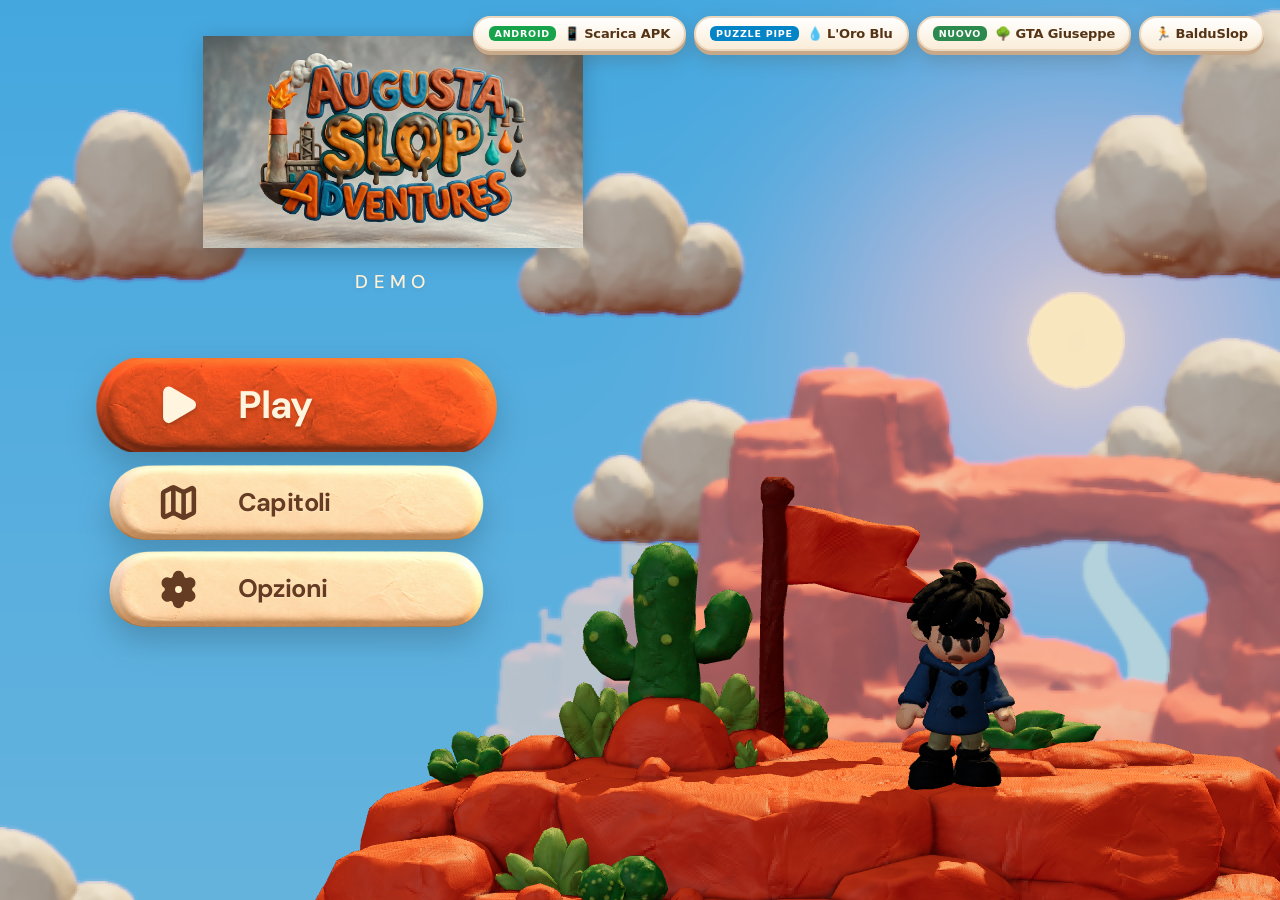
<file: augusta/index.html>
<!doctype html>
<html lang="it">
<head>
  <meta charset="utf-8">
  <meta name="viewport" content="width=device-width, initial-scale=1, maximum-scale=5, viewport-fit=cover">
  <meta name="theme-color" content="#d9531e">
  <meta name="description" content="Augusta Slop Adventures: Fuga dal Petrolchimico. Platform 3D d'avventura in plastilina stop-motion ambientato ad Augusta (SR). Salta tra ciminiere, porto di mercurio, discariche e l'Hangar dirigibili!">
  <title>Augusta Slop Adventures — Fuga dal Petrolchimico</title>

  <!-- Link previews for social sharing (WhatsApp, Telegram, Twitter/X, Discord, Facebook, iMessage) -->
  <meta property="og:type" content="website">
  <meta property="og:url" content="https://robzombai.github.io/balduslop-adventures/augusta/">
  <meta property="og:site_name" content="Augusta Slop Adventures">
  <meta property="og:title" content="Augusta Slop Adventures: Fuga dal Petrolchimico">
  <meta property="og:description" content="Un'avventura platform 3D in argilla stop-motion ad Augusta (SR)! Sfida le ciminiere del polo petrolchimico, le chiatte della rada di mercurio, le discariche di pirite, le fognature e lo storico Hangar dirigibili abbandonato!">
  <meta property="og:image" content="https://robzombai.github.io/balduslop-adventures/augusta/og-preview.png">
  <meta property="og:image:secure_url" content="https://robzombai.github.io/balduslop-adventures/augusta/og-preview.png">
  <meta property="og:image:type" content="image/png">
  <meta property="og:image:width" content="1200">
  <meta property="og:image:height" content="630">
  <meta property="og:image:alt" content="Augusta Slop Adventures - Baldu di fronte al polo petrolchimico e al porto di Augusta">
  <meta name="twitter:card" content="summary_large_image">
  <meta name="twitter:url" content="https://robzombai.github.io/balduslop-adventures/augusta/">
  <meta name="twitter:title" content="Augusta Slop Adventures: Fuga dal Petrolchimico">
  <meta name="twitter:description" content="Un'avventura platform 3D in argilla stop-motion ad Augusta (SR)! Sfida le ciminiere, il porto di mercurio, le discariche e l'Hangar dirigibili abbandonato!">
  <meta name="twitter:image" content="https://robzombai.github.io/balduslop-adventures/augusta/og-preview.png">
  
  <link rel="icon" href="./icon-32.png" sizes="32x32" type="image/png">
  <link rel="icon" href="./icon-192.png" sizes="192x192" type="image/png">
  <link rel="apple-touch-icon" href="./icon-180.png">
  <link rel="manifest" href="./manifest.webmanifest">
  <meta name="apple-mobile-web-app-capable" content="yes">
  <meta name="mobile-web-app-capable" content="yes">
  <meta name="apple-mobile-web-app-status-bar-style" content="black-translucent">
  <meta name="apple-mobile-web-app-title" content="Augusta Slop">
  <link rel="preload" href="./logo-augusta.webp" as="image">
  <script type="module" crossorigin src="../bundle/index-augusta-v2.js?v=20260926-4"></script>
  <link rel="stylesheet" crossorigin href="../bundle/index-DjewJEKc.css?v=20260926-4">

  <style>
    .game-switch-nav {
      position: fixed;
      top: max(16px, env(safe-area-inset-top));
      right: max(16px, env(safe-area-inset-right));
      z-index: 100;
      display: flex;
      gap: 8px;
      transition: opacity 0.3s ease, transform 0.3s ease;
    }
    body:not(.is-menu) .game-switch-nav {
      opacity: 0;
      pointer-events: none;
      transform: translateY(-8px);
    }
    .game-switch-link {
      display: inline-flex;
      align-items: center;
      gap: 8px;
      padding: 8px 14px;
      background: #fdf6ea;
      background-image: linear-gradient(180deg, #ffffff 0%, #faedd8 100%);
      border: 2px solid #ecd8bf;
      border-radius: 999px;
      box-shadow: 0 4px 0 #c7a888, 0 8px 20px rgba(80, 48, 20, 0.22);
      color: #553315;
      text-decoration: none;
      font-family: system-ui, -apple-system, sans-serif;
      font-weight: 700;
      font-size: 13px;
      letter-spacing: -0.01em;
      cursor: pointer;
      user-select: none;
      transition: transform 0.15s ease, box-shadow 0.15s ease, filter 0.15s ease;
    }
    .game-switch-link:hover {
      transform: translateY(-2px);
      box-shadow: 0 6px 0 #c7a888, 0 12px 24px rgba(80, 48, 20, 0.28);
      filter: brightness(1.03);
    }
    .game-switch-link:active {
      transform: translateY(2px);
      box-shadow: 0 2px 0 #c7a888, 0 4px 10px rgba(80, 48, 20, 0.2);
    }
    .switch-badge {
      font-size: 9.5px;
      font-weight: 800;
      letter-spacing: 0.08em;
      padding: 2px 6px;
      border-radius: 6px;
      background: #e28038;
      color: #fff;
      text-transform: uppercase;
    }
    @media (max-width: 600px) {
      .switch-badge { display: none; }
      .game-switch-link { font-size: 11.5px; padding: 6px 10px; }
    }
  </style>

</head>
<body class="is-menu">

  <nav class="game-switch-nav" aria-label="Game version switcher">
    <a href="https://github.com/RobZombAI/balduslop-adventures/releases/download/v1.0.0/GTA-Giuseppe-Taglia-Alberi.apk" class="game-switch-link" title="Scarica l'app Android APK ufficiale">
      <span class="switch-badge" style="background:#16a34a">ANDROID</span>
      <span class="switch-title">📱 Scarica APK</span>
    </a>
    <a href="../acqua/index.html" class="game-switch-link" title="Gioca a L'Oro Blu di Augusta: Pipe Flow & Dossier Ceccarelli">
      <span class="switch-badge" style="background:#0284c7">PUZZLE PIPE</span>
      <span class="switch-title">💧 L'Oro Blu</span>
    </a>
    <a href="../gta/index.html" class="game-switch-link" title="Gioca a GTA Giuseppe Taglia Alberi">
      <span class="switch-badge" style="background:#2d8a4e">NUOVO</span>
      <span class="switch-title">🌳 GTA Giuseppe</span>
    </a>
    <a href="../index.html" class="game-switch-link" title="Torna a BalduSlop Adventures">
      <span class="switch-title">🏃 BalduSlop</span>
    </a>
  </nav>

  <svg width="0" height="0" aria-hidden="true" focusable="false" style="position:absolute;pointer-events:none">
    <defs>
      <filter id="clay-logo-orange" color-interpolation-filters="sRGB"><feColorMatrix id="clay-logo-pigment" type="matrix"/></filter>
      <filter id="clay-button-orange" color-interpolation-filters="sRGB"><feColorMatrix id="clay-button-pigment" type="matrix"/></filter>
    </defs>
  </svg>
  <main id="game-shell" aria-label="Augusta Slop Adventures: Fuga dal Petrolchimico">
    <canvas id="world" aria-label="Side-view clay platformer. Use arrow keys to move and Space to jump."></canvas>
    <div class="vignette" aria-hidden="true"></div>

    <div id="loading" class="loading hidden" aria-busy="true">
      <header class="loading-brand">
        <h1 class="loading-title"><img class="title-logo" src="./logo-augusta.webp" alt="Augusta Slop Adventures" width="1404" height="506" fetchpriority="high"></h1>
      </header>
      <div class="loading-feedback">
        <div id="loading-progress" class="loading-line" aria-hidden="true"><span id="loading-fill"></span></div>
        <span id="loading-status" role="status" aria-live="polite">Accendendo le ciminiere di Augusta…</span>
      </div>
    </div>

    <header id="hud" class="hud hidden">
      <div class="health-block"><div id="health" class="health" aria-label="3 health remaining" role="img"><i></i><i></i><i></i></div></div>
      <div class="hud-right"><div class="collect-count"><img class="hud-bead" src="../bundle/bead-BuU2NiVW.webp" alt="Gocce d'oro di carburante"><span id="coin-count">0</span></div><div id="flower-slots" class="flower-slots" role="img" aria-label="0 of 3 trofei di metallo trovati"><i class="flower-slot"></i><i class="flower-slot"></i><i class="flower-slot"></i></div><button id="hud-fullscreen" class="icon-button" data-fullscreen aria-label="Schermo intero" title="Fullscreen (F)"><i data-lucide="expand"></i></button><button id="pause" class="icon-button" aria-label="Pausa"><i data-lucide="pause"></i></button></div>
    </header>

    <div id="mother-mist" class="mother-mist hidden" aria-hidden="true"></div>
    <div id="cinema-bars" class="cinema-bars" aria-hidden="true"><i></i><i></i></div>
    <section id="menu" class="main-menu title-screen" aria-label="Augusta Slop Adventures title screen">
      <p id="title-scene-status" class="title-scene-status" role="status">Polo Petrolchimico di Augusta…</p>
      <header class="title-brand">
        <h1><img class="title-logo" src="./logo-augusta.webp" alt="Augusta Slop Adventures" width="1404" height="506" fetchpriority="high"></h1>
        <p id="title-tagline">Siracusa Industrial Edition</p>
      </header>
      <nav class="title-actions" aria-label="Main menu">
        <button id="play" class="title-button title-play"><i data-lucide="play" aria-hidden="true"></i><span id="play-label">Gioca</span></button>
        <button id="chapters" class="title-button"><i data-lucide="map" aria-hidden="true"></i><span>Capitoli</span></button>
        <button id="settings" class="title-button"><i data-lucide="settings" aria-hidden="true"></i><span>Opzioni</span></button>
      </nav>
      <p class="title-motto" aria-hidden="true"><span>Raffineria</span><span>Porto Mercurio</span><span>Ceneri di Pirite</span><span>Fognature</span><span>Hangar 1917</span><span>Castello Svevo</span><span>Faro S. Croce</span><span>Saline Regina</span><span>Forti Spagnoli</span><span>Porta Spagnola</span></p>
      <footer class="title-footer">
        <button id="open-editor" class="title-editor"><i data-lucide="pencil-ruler" aria-hidden="true"></i><span>Editor Livelli</span></button>
        <div class="title-tools">
          <button id="howto" class="title-tool" aria-label="Come giocare" title="Come giocare"><i data-lucide="circle-help" aria-hidden="true"></i></button>
          <button id="menu-sound" class="title-tool" aria-label="Audio" title="Audio"><i data-lucide="volume-2" aria-hidden="true"></i></button>
          <button id="fullscreen" data-fullscreen class="title-tool" aria-label="Schermo intero" title="Schermo intero (F)"><i data-lucide="expand" aria-hidden="true"></i></button>
        </div>
      </footer>
    </section>

    <div id="chapter-intro" class="chapter-intro hidden"><span id="intro-number" class="eyebrow">CAPITOLO 01</span><h2 id="intro-name"></h2><p id="intro-text"></p></div>
    <div id="hint" class="hint hidden"><span id="hint-mark" class="hint-mark" aria-hidden="true"></span><div><strong id="hint-title"></strong><p id="hint-text"></p></div><button id="dismiss-hint" aria-label="Chiudi suggerimento"><i data-lucide="x"></i></button></div>
    <div id="rotate" class="rotate hidden" role="status"><i data-lucide="smartphone" aria-hidden="true"></i><div><strong>Gira lo smartphone</strong><p>In orizzontale, la visuale del petrolchimico è doppia.</p></div><button id="dismiss-rotate" aria-label="Continua in verticale"><i data-lucide="x"></i></button></div>
    <div id="toast" class="toast" role="status" aria-live="polite"></div>
    <div id="timer" class="bridge-timer hidden"><i data-lucide="timer"></i><span id="timer-label"></span><span class="timer-track"><span id="timer-bar"></span></span></div>
    <div id="desktop-controls" class="desktop-controls hidden"><span><kbd>A</kbd><kbd>D</kbd> muoviti</span><span><kbd>SPAZIO</kbd> salta</span><span><kbd>↓</kbd> stomp</span><span><kbd>ESC</kbd> pausa</span><span><kbd>F</kbd> fullscreen</span></div>
    <nav id="touch-controls" class="touch-controls hidden" aria-label="Controlli touch">
      <div id="move-pad" class="virtual-joystick" role="group" aria-label="Joystick analogico touch. Trascina a sinistra o destra per muoverti.">
        <span class="joystick-well" aria-hidden="true"></span><span class="joystick-guide" aria-hidden="true"></span><span class="joystick-thumb" aria-hidden="true"></span><span class="joystick-caption" aria-hidden="true">MUOVITI</span>
      </div>
      <div class="touch-action"><button id="stomp" class="touch-button stomp" aria-label="Schiaccia verso il basso"><i data-lucide="arrow-down-to-line"></i><span>STOMP</span></button><button id="jump" class="touch-button jump" aria-label="Salta. Tieni premuto per un salto più alto"><i data-lucide="arrow-up"></i><span>SALTA</span></button></div>
    </nav>

    <section id="dialog" class="dialog-overlay hidden" role="dialog" aria-modal="true" aria-labelledby="dialog-title"><div class="dialog-card" id="dialog-content"></div></section>
    <div id="editor-testbar" class="editor-testbar"><span>Playtest</span><button id="return-editor" class="editor-button"><i data-lucide="pencil-ruler"></i> Torna all'editor</button></div>
    <div id="fade" aria-hidden="true"></div>
    <section id="error" class="error hidden" role="alert"><h1>Errore grafico.</h1><p id="error-text">Questo mondo richiede WebGL. Prova ad aggiornare il browser o abilitare l'accelerazione hardware.</p><button class="primary" onclick="location.href=location.pathname+'?nocache='+Date.now()">Riprova</button><button id="error-home" class="quiet-button">Torna al titolo</button></section>
  </main>
</body>
</html>
</file>
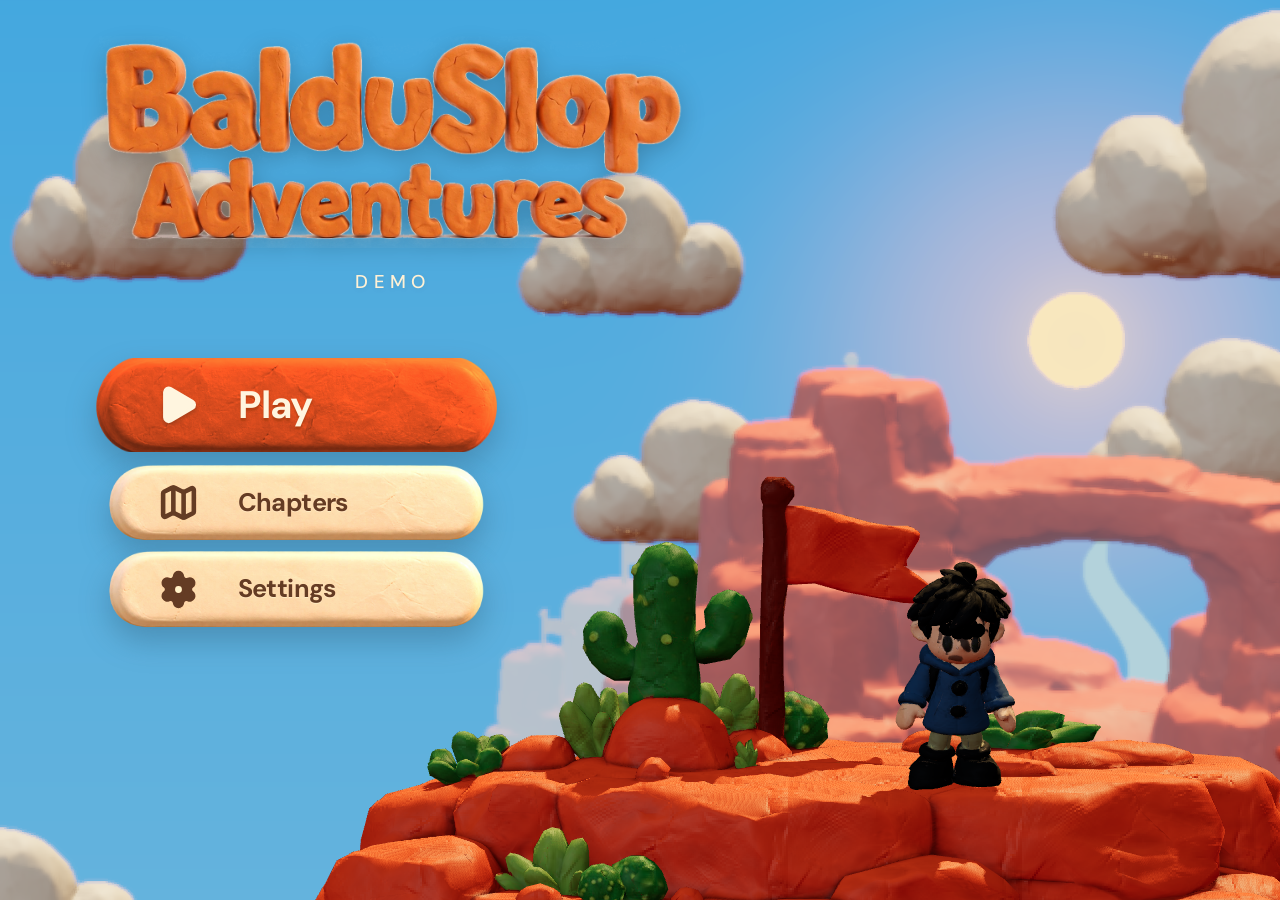
<file: bauxite/index.html>
<!doctype html>
<html lang="it">
<head>
  <meta charset="utf-8">
  <title>BalduSlop Adventures — Le Cave di Bauxite</title>
  <meta http-equiv="refresh" content="0; url=../?level=bauxite">
  <script>window.location.replace('../?level=bauxite');</script>
</head>
<body style="background:#111;color:#fff;font-family:sans-serif;text-align:center;padding:50px;">
  <h1>Caricamento livello Cave di Bauxite in BalduSlop...</h1>
  <p><a href="../?level=bauxite" style="color:#ea580c">Clicca qui se non vieni reindirizzato automaticamente</a></p>
</body>
</html>
</file>
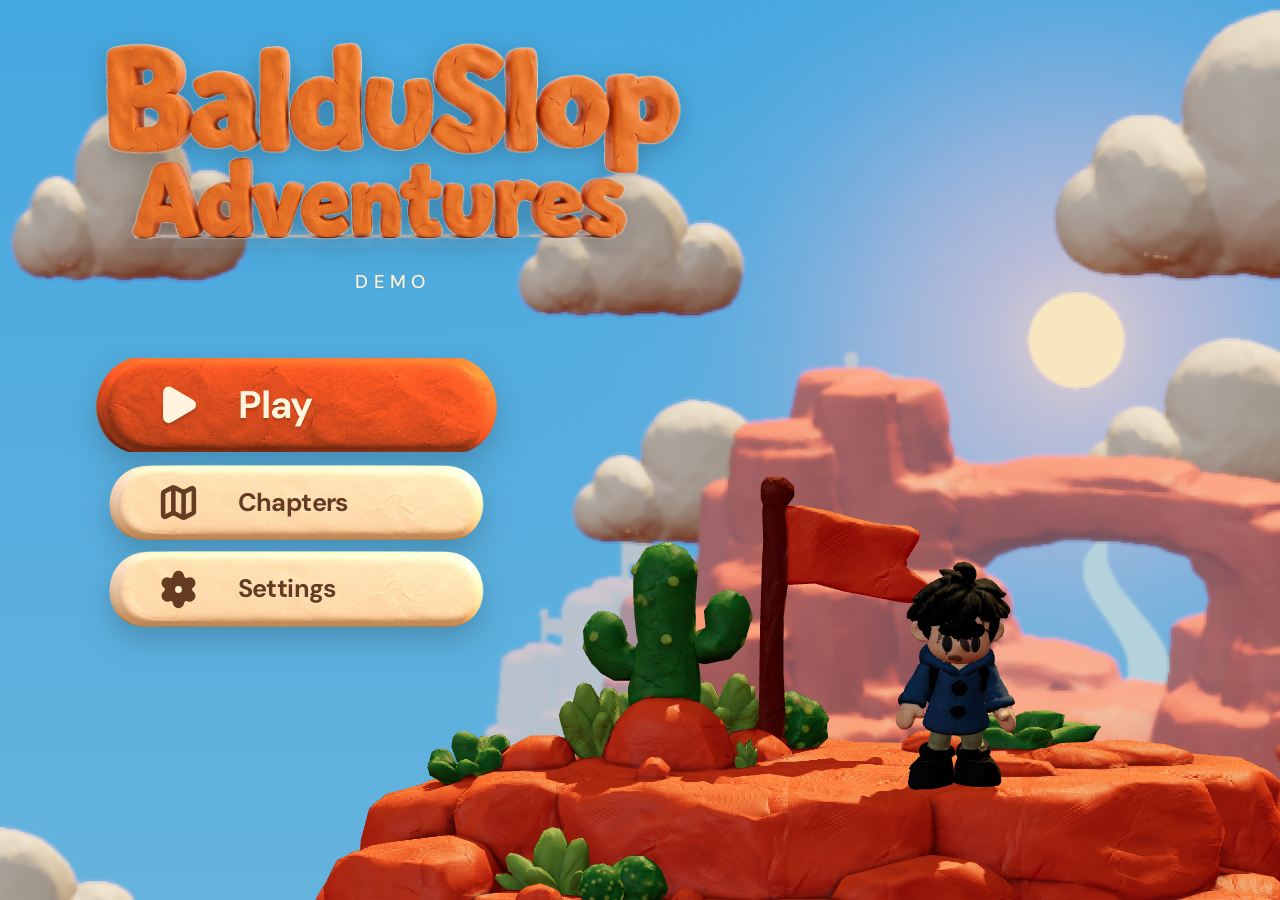
<file: castel/index.html>
<!doctype html>
<html lang="it">
<head>
  <meta charset="utf-8">
  <title>BalduSlop Adventures — Castel del Monte</title>
  <meta http-equiv="refresh" content="0; url=../?level=castel">
  <script>window.location.replace('../?level=castel');</script>
</head>
<body style="background:#111;color:#fff;font-family:sans-serif;text-align:center;padding:50px;">
  <h1>Caricamento livello Castel del Monte in BalduSlop...</h1>
  <p><a href="../?level=castel" style="color:#6366f1">Clicca qui se non vieni reindirizzato automaticamente</a></p>
</body>
</html>
</file>
<file: bundle/index-DjewJEKc.css>
:root{font-family:Arial,Helvetica,sans-serif;color:#fff4de;background:#87a9cc;font-synthesis:none;--cream:#fff0d5;--orange:var(--clay-orange);--ink:#203f5b;--safe-top:env(safe-area-inset-top,0px);--safe-bottom:env(safe-area-inset-bottom,0px)}*{box-sizing:border-box}html,body{margin:0;width:100%;height:100%;overflow:hidden;overscroll-behavior:none}body{touch-action:none}button{font:inherit;color:inherit;cursor:pointer;-webkit-tap-highlight-color:transparent;touch-action:manipulation}button:focus-visible{outline:3px solid #ffe0a0;outline-offset:5px}button:disabled{opacity:.45;cursor:default}button svg{pointer-events:none}button{user-select:none}button:active{transform:translateY(2px)}.hidden{display:none!important}#game-shell,#world{position:fixed;inset:0;width:100%;height:100%}#world{display:block;outline:none}.vignette{position:absolute;inset:0;pointer-events:none;box-shadow:inset 0 0 140px #18355624;transition:background .6s}.is-menu .vignette{background:linear-gradient(90deg,#122f535e 0%,#15355a10 55%,transparent 100%)}.main-menu{position:absolute;inset:0;padding:max(36px,var(--safe-top)) 4.2% max(27px,var(--safe-bottom));display:flex;flex-direction:column;justify-content:space-between}.menu-top,.menu-bottom{display:flex;align-items:center;justify-content:space-between}.eyebrow,.menu-edition{font-size:12px;letter-spacing:.2em;font-weight:700}.menu-edition{opacity:.72;font-weight:400}.menu-copy{margin-top:-12vh;padding-left:1.3%}.menu-copy h1{font-family:Georgia,Times New Roman,serif;font-weight:400;font-size:clamp(80px,10vw,150px);letter-spacing:-.075em;line-height:1;margin:0 0 19px;text-shadow:0 6px 30px #12365925}.menu-copy h1 span{color:var(--clay-orange-light)}.menu-copy>p{font-size:clamp(16px,1.45vw,20px);letter-spacing:.025em;line-height:1.5;margin:0 0 30px;text-shadow:0 2px 10px #18355650}.menu-actions{display:flex;gap:26px;align-items:center}.primary{display:inline-flex;gap:23px;align-items:center;justify-content:center;padding:18px 27px;border:1px solid #fff0d536;background:var(--clay-orange);border-radius:13px 16px 14px 12px;font-size:17px;font-weight:700;box-shadow:0 6px #9e492c,0 12px 24px #2036472b;transition:background .15s,transform .15s}.primary:hover{background:var(--clay-orange-light);transform:translateY(-2px)}.primary svg{width:21px;height:21px}.text-button{display:inline-flex;align-items:center;gap:12px;font-size:15px;background:transparent;border:none;padding:16px 0;border-bottom:1px solid #fff0d562}.text-button svg{width:17px}.quiet-button{background:transparent;border:0;display:flex;gap:9px;align-items:center;opacity:.8;font-size:14px;padding:12px 0;margin-top:25px}.quiet-button svg{width:19px}.quiet-button:hover{opacity:1}.menu-bottom>span{font-size:12px;display:flex;gap:9px;align-items:center;letter-spacing:.03em;opacity:.78}.menu-bottom>span svg{width:16px}.menu-bottom>div{display:flex;gap:10px}.icon-button{width:44px;height:44px;display:inline-flex;justify-content:center;align-items:center;border:1px solid #fff4da52;background:#1c3b5b23;border-radius:50%;backdrop-filter:blur(8px)}.icon-button svg{height:18px;width:18px}.icon-button:hover{background:#1c3b5b70}.hud{position:absolute;left:0;top:0;right:0;padding:max(27px,var(--safe-top)) 30px 0;display:flex;align-items:center;justify-content:space-between;gap:20px;pointer-events:none}.hud button{pointer-events:auto}.health-block{width:220px}.health{display:flex;align-items:center;gap:9px}.health i{width:26px;height:26px;display:block;background:radial-gradient(circle at 35% 25%,var(--clay-orange-light),var(--clay-orange) 60%,var(--clay-orange-dark));border-radius:46% 51% 49% 47%;box-shadow:inset 0 1px 2px #ffd3a54d,0 3px 6px #19375466;transition:background .3s,transform .3s,opacity .3s}.health i.empty{background:#254c7899;box-shadow:inset 0 2px 4px #17395870;opacity:.6;transform:scale(.82)}.hud-right{display:flex;align-items:center;gap:22px;min-width:220px;justify-content:flex-end}.collect-count{display:flex;align-items:center;gap:6px;font-size:15px;font-variant-numeric:tabular-nums;text-shadow:0 2px 5px #28426288}.collect-count svg{width:19px;color:#ffdea1}.hud-right .icon-button{width:37px;height:37px;border-color:#fff4da66}.chapter-intro{position:absolute;inset:19% 0 auto;text-align:center;pointer-events:none;animation:intro 4.2s both;text-shadow:0 4px 25px #233f5e99}.chapter-intro h2{font-family:Georgia,serif;font-size:clamp(25px,4vw,49px);font-weight:400;margin:13px 0 11px;letter-spacing:-.045em}.chapter-intro p{font-size:15px;line-height:1.5;margin:0 auto;max-width:440px}.chapter-intro .eyebrow{font-size:11px;letter-spacing:.3em}@keyframes intro{0%{opacity:0;transform:translateY(10px)}12%,75%{opacity:1;transform:translateY(0)}to{opacity:0;transform:translateY(-8px)}}.hint{position:absolute;left:50%;bottom:100px;transform:translate(-50%);display:flex;align-items:center;gap:14px;width:max-content;max-width:min(530px,90vw);padding:16px 17px;border:1px solid #fff1d444;background:#234663df;border-radius:15px;box-shadow:0 6px 20px #18375526;backdrop-filter:blur(14px);pointer-events:none;animation:hint-in .3s;transition:opacity .42s ease,transform .42s ease}.hint.faded{opacity:.34}.hint.leaving{opacity:0;transform:translate(-50%) translateY(10px)}@media(prefers-reduced-motion:reduce){.hint{transition-duration:.01s;animation:none}}.rotate{position:absolute;left:50%;top:74px;transform:translate(-50%);display:flex;align-items:center;gap:12px;width:max-content;max-width:min(330px,88vw);padding:11px 13px;border:1px solid #fff1d444;background:var(--hud-glass,#234663df);border-radius:14px;box-shadow:0 6px 20px #18375526;backdrop-filter:blur(14px);pointer-events:none;animation:hint-in .3s;transition:opacity .42s ease,transform .42s ease}.rotate.leaving{opacity:0;transform:translate(-50%) translateY(-10px)}.rotate strong{font-size:13px;display:block;font-weight:600}.rotate p{font-size:12px;line-height:1.45;margin:3px 0 0;opacity:.85}.rotate>i{color:#ffc884;display:flex;align-items:center;animation:rotate-tip 2.4s ease-in-out infinite}.rotate>i svg{width:22px;height:22px}.rotate button{display:flex;align-items:center;align-self:flex-start;pointer-events:auto;border:0;background:none;padding:0;opacity:.7}.rotate button svg{width:15px;height:15px}@keyframes rotate-tip{0%,58%,to{transform:rotate(0)}76%,92%{transform:rotate(-90deg)}}@media(prefers-reduced-motion:reduce){.rotate{transition-duration:.01s;animation:none}.rotate>i{animation:none}}.hint-mark{color:#ffc884;display:flex;align-items:center}.hint-mark svg{width:22px}.hint strong{font-size:14px;display:block;font-weight:600}.hint p{font-size:13px;line-height:1.5;margin:5px 0 0;opacity:.85}.hint button{display:flex;align-items:center;align-self:flex-start;pointer-events:auto;border:0;background:none;padding:0;opacity:.7}.hint button svg{width:16px;height:16px}@keyframes hint-in{0%{opacity:0;margin-bottom:-6px}to{opacity:1;margin-bottom:0}}.toast{position:absolute;left:50%;top:110px;transform:translate(-50%,-8px);opacity:0;background:#fff0d5;color:#234663;padding:12px 20px;border-radius:24px;font-size:14px;font-weight:600;box-shadow:0 4px 15px #23466326;pointer-events:none;transition:opacity .2s,transform .2s;white-space:nowrap}.toast.visible{opacity:1;transform:translate(-50%)}.bridge-timer{position:absolute;top:90px;left:50%;transform:translate(-50%);display:flex;align-items:center;gap:9px;font-size:13px;background:#234663bb;backdrop-filter:blur(10px);border-radius:24px;padding:9px 15px}.bridge-timer svg{width:16px;height:16px}.timer-track{display:block;height:3px;width:60px;background:#fff0d533}.timer-track>span{display:block;background:#ffb978;height:100%}.desktop-controls{position:absolute;bottom:25px;left:50%;transform:translate(-50%);display:flex;align-items:center;gap:22px;font-size:12px;color:#fff2dace;text-shadow:0 1px 5px #143553;white-space:nowrap}.desktop-controls span{display:flex;gap:5px;align-items:center}body.no-explainers #hint,body.no-explainers #chapter-intro,body.no-explainers #desktop-controls{display:none!important}kbd{font:10px Arial,sans-serif;line-height:21px;border:1px solid #fff0d556;background:#26476535;border-radius:4px;padding:0 6px;color:var(--cream);min-width:23px;text-align:center}.touch-controls{position:absolute;inset:auto 0 0;display:none;justify-content:space-between;align-items:flex-end;padding:0 max(25px,env(safe-area-inset-right)) max(22px,var(--safe-bottom)) max(25px,env(safe-area-inset-left));pointer-events:none}.touch-action{display:flex;align-items:flex-end;gap:14px;pointer-events:auto}.touch-button{width:67px;height:67px;display:flex;justify-content:center;align-items:center;flex-direction:column;gap:3px;border:1px solid #fff0d55c;border-radius:45% 49% 47% 48%;background:#254a7080;box-shadow:0 4px #1e3b5955,inset 0 1px 1px #fff5d51a;backdrop-filter:blur(6px);touch-action:none;user-select:none}.touch-button svg{width:30px;height:30px}.touch-button span{font-size:9px;font-weight:700;letter-spacing:.1em}.touch-button.pressed{background:#f8d399aa;transform:translateY(3px);color:#284c6a;box-shadow:0 1px #1e3b5955}.touch-button.jump{width:81px;height:81px;background:#d96b37d9;box-shadow:0 5px #994424a6,inset 0 1px 1px #fff5d540}.touch-button.jump.pressed{background:#efa25d;box-shadow:0 1px #994424a6}.touch-button.stomp{width:57px;height:57px}.touch-button.stomp svg{width:21px;height:21px}.dialog-overlay{position:absolute;inset:0;background:#19344ec2;backdrop-filter:blur(12px);display:flex;align-items:center;justify-content:center;padding:24px;z-index:20;overflow-y:auto;touch-action:pan-y}.dialog-card{background:#f5e8ce;color:#294962;width:min(560px,100%);padding:36px 38px 31px;border-radius:25px 29px 23px 26px;box-shadow:0 8px #cbb68e,0 20px 70px #142e4b50;position:relative;max-height:calc(100dvh - 60px);overflow:auto;touch-action:pan-y}.dialog-card .eyebrow{font-size:11px;color:#97744d}.dialog-card h2{font-family:Georgia,serif;line-height:1.04;font-weight:400;font-size:43px;letter-spacing:-.045em;margin:15px 0 13px}.dialog-card p{font-size:15px;line-height:1.55;opacity:.8;margin:0 0 22px}.dialog-close{position:absolute;right:20px;top:20px;border:0;background:transparent;color:#294962;width:32px;height:32px;display:flex;align-items:center;justify-content:center}.dialog-card .primary{color:#fff4dd;width:100%;box-shadow:0 4px #ab512c;margin-bottom:16px;padding:16px 25px}.secondary{background:transparent;border:1px solid #29496240;padding:13px 20px;border-radius:11px;display:flex;justify-content:center;align-items:center;gap:12px;font-size:15px;color:#294962}.secondary:hover{background:#dbc69e33}.dialog-actions{display:flex;gap:12px}.dialog-actions>button{flex:1}.dialog-card .quiet-button{color:#294962;opacity:.7;margin:15px auto 0;justify-content:center}.dialog-card .quiet-button svg{width:17px}.control-list{display:grid;gap:14px;margin:25px 0}.control-row{display:flex;align-items:center;gap:15px;padding-bottom:13px;border-bottom:1px solid #2949621a}.control-row>svg{flex-shrink:0;width:22px;color:#c96739}.control-row strong{display:block;font-size:14px;line-height:1.6}.control-row span{font-size:13px;opacity:.75;line-height:1.5}.chapters-list{display:grid;gap:11px;margin:24px 0}.chapter-choice{width:100%;display:flex;gap:15px;align-items:center;text-align:left;background:#fff6e133;border:1px solid #29496226;border-radius:12px;padding:18px;color:#294962}.chapter-choice:hover{background:#fff9e6;border-color:#c4773d}.chapter-choice>span:first-child{font-family:Georgia,serif;color:#c5693b;font-size:31px}.chapter-choice div{flex:1}.chapter-choice strong{display:block;font-size:16px;line-height:1.7}.chapter-choice small{font-size:12px;opacity:.7}.chapter-choice>svg{width:20px}.result-stats{display:grid;grid-template-columns:repeat(3,1fr);gap:10px;margin:25px 0 30px;padding:21px 0;border-top:1px solid #29496220;border-bottom:1px solid #29496220}.result-stat{display:flex;align-items:center;flex-direction:column;gap:9px}.result-stat svg{width:22px;color:#c16c36}.result-stat strong{font-size:23px;font-weight:400;font-family:Georgia,serif}.result-stat span{font-size:11px;letter-spacing:.09em;text-transform:uppercase;opacity:.65}#fade{position:absolute;inset:0;background:#294c70;pointer-events:none;opacity:0;transition:opacity .22s;z-index:18}#fade.active{opacity:1}.error{position:absolute;inset:0;background:#315e96;display:flex;align-items:center;justify-content:center;flex-direction:column;text-align:center;padding:30px;z-index:101}.error h1{font-family:Georgia,serif;font-size:50px;font-weight:400}.error p{font-size:16px;max-width:450px;line-height:1.6}.error .primary{margin-top:20px}.settings-minor{display:flex;flex-wrap:wrap;justify-content:center;gap:4px 18px;margin:-6px 0 0;padding-top:14px;border-top:1px solid #2949621a}.settings-option{display:inline-flex;align-items:center;gap:6px;background:transparent;border:0;padding:6px 2px;font-size:13px;color:#294962;opacity:.72}.settings-option:hover,.settings-option:focus-visible{opacity:1}.settings-option svg{width:15px;height:15px}.settings-option strong{font-weight:600;color:#93512e}.settings-option[aria-checked=false] strong{color:#294962;opacity:.6}.credits-list{display:grid;gap:16px;margin:22px 0 26px}.credits-list>div{padding-bottom:14px;border-bottom:1px solid #2949621a}.credits-list dt{font-size:11px;letter-spacing:.14em;text-transform:uppercase;font-weight:700;color:#97744d;margin-bottom:6px}.credits-list dd{margin:0;font-size:14px;line-height:1.55;opacity:.85}.credits-list dd+dd{margin-top:4px}.credits-list a{color:#b85c30;text-decoration-color:#b85c3066;text-underline-offset:2px}.credits-list a:hover{color:#c96739}.dialog-card .secondary{width:100%}@media(pointer:coarse),(max-width:850px){body:not(.is-menu) .touch-controls:not(.hidden){display:flex}.desktop-controls{display:none!important}.hint{bottom:130px}.hud{padding:18px 21px 0;gap:12px}.health-block{width:145px}.health{gap:7px}.health i{width:23px;height:23px}.hud-right{gap:15px;min-width:145px}.collect-count{font-size:13px}.collect-count svg{width:17px}.chapter-intro{inset:22% 0 auto}.main-menu{padding:23px 5% 20px}.menu-copy{margin-top:-5vh;padding-left:1%}.menu-copy h1{font-size:clamp(63px,11vw,100px)}.menu-copy>p{font-size:15px;margin-bottom:24px}.menu-actions{gap:23px}.primary{font-size:15px;padding:15px 22px}.menu-copy .quiet-button{margin-top:14px}.eyebrow,.menu-edition{font-size:10px}.menu-bottom>span{font-size:11px}}@media(max-height:550px)and (orientation:landscape){.main-menu{padding:20px 5% 15px}.menu-copy{margin-top:0}.menu-copy h1{font-size:70px;margin-bottom:12px}.menu-copy>p{font-size:13px;margin-bottom:19px}.menu-copy .primary{padding:13px 21px}.menu-copy .quiet-button{margin-top:10px;padding:8px 0;font-size:12px}.menu-bottom>span{font-size:10px}.menu-bottom .icon-button{width:34px;height:34px}.hud{padding-top:14px}.health i{width:21px;height:21px}.touch-controls{padding-bottom:17px}.touch-button{width:57px;height:57px}.touch-button.jump{width:69px;height:69px}.touch-button.stomp{width:49px;height:49px}.touch-action{gap:12px}.hint{bottom:19px;max-width:320px;padding:10px 12px;gap:9px}.hint p{font-size:11px;line-height:1.4;margin-top:3px}.hint strong{font-size:12px}.hint-mark{display:none}.chapter-intro{inset:21% 0 auto}.chapter-intro h2{font-size:29px;margin:8px 0}.chapter-intro p{font-size:12px}.toast{top:70px;padding:9px 16px;font-size:12px}.bridge-timer{top:65px}.dialog-card{padding:24px 30px;max-height:calc(100dvh - 40px)}.dialog-card h2{font-size:34px;margin:10px 0}.dialog-card p{font-size:13px;margin-bottom:15px}.control-list{gap:8px;margin:16px 0}.control-row{padding-bottom:7px;gap:12px}.control-row strong{font-size:12px}.control-row span{font-size:11px}.chapter-choice{padding:10px 14px}.chapters-list{gap:8px;margin:18px 0}.chapter-choice>span:first-child{font-size:24px}.chapter-choice strong{font-size:14px}.result-stats{margin:15px 0;padding:14px 0}.result-stat{gap:6px}.dialog-card .primary{padding:12px 20px;margin-bottom:13px}.secondary{padding:11px 15px;font-size:13px}}@media(orientation:portrait){.menu-copy{margin-top:-14vh}.menu-copy h1{font-size:clamp(66px,16vw,110px)}.menu-copy>p{font-size:14px;max-width:250px}.menu-actions{align-items:flex-start;flex-direction:column;gap:10px}.menu-copy .quiet-button{margin-top:18px}.menu-edition{display:none}.hud{padding-top:max(20px,var(--safe-top));gap:10px;align-items:flex-start}.health-block{width:auto}.health{gap:5px}.health i{width:20px;height:20px}.hud-right{gap:13px;min-width:auto}.hud-right .icon-button{width:32px;height:32px;margin-top:-5px}.hint{bottom:138px;width:calc(100% - 42px);padding:13px;gap:10px}.hint strong{font-size:13px}.hint p{font-size:12px}.hint-mark svg{width:19px}.touch-controls{padding-left:20px;padding-right:20px;padding-bottom:max(30px,var(--safe-bottom))}.touch-button{width:58px;height:58px}.touch-button.jump{width:72px;height:72px}.touch-button.stomp{width:49px;height:49px}.touch-action{gap:10px}.chapter-intro{inset:22% 23px auto}.chapter-intro h2{font-size:33px;line-height:1.1}.chapter-intro p{font-size:13px;max-width:275px}.chapter-intro .eyebrow{font-size:10px}.toast{top:110px;font-size:12px}.bridge-timer{top:115px}.menu-bottom>span{font-size:10px;max-width:200px;line-height:1.5}.dialog-overlay{padding:22px}.dialog-card{padding:29px 25px}.dialog-card h2{font-size:38px}.dialog-card p{font-size:14px}.chapter-choice{padding:13px;gap:12px}.chapter-choice strong{font-size:14px}.chapter-choice small{font-size:11px}.dialog-actions{gap:9px}.secondary{padding:12px 10px;font-size:13px}}@media(prefers-reduced-motion:reduce){*{animation-duration:.01ms!important;transition-duration:.01ms!important}.chapter-intro{animation:none!important}}body[data-biome=desert]{--world-ink:#503b2a;--hud-glass:#493828a8}body[data-biome=forest]{--world-ink:#264b39;--hud-glass:#203f31b3}body[data-biome=cave]{--world-ink:#263c4c;--hud-glass:#192b3ed4}body[data-biome=prototype]{--world-ink:#463e35;--hud-glass:#443b31b0}#game-shell{height:100dvh}html:fullscreen,html:-webkit-full-screen{width:100%;height:100%;background:#273a46}html:fullscreen #game-shell,html:-webkit-full-screen #game-shell{height:100%;width:100%;inset:0}.is-menu .vignette{background:linear-gradient(90deg,#34271bbb 0%,#392b1d55 48%,transparent 80%)}.menu-actions{gap:20px;flex-wrap:wrap}.menu-actions .secondary{color:var(--cream);background:#382e2444;border-color:#fff0d57d;padding:17px 20px;backdrop-filter:blur(6px);font-size:15px}.menu-actions .secondary svg{width:18px;height:18px}.menu-actions .secondary:hover{background:#382e2480}.health i{border:1px solid #ffd09a5c}.hud-right .icon-button{background:var(--hud-glass,#29435299)}#pause svg{fill:currentColor;stroke-width:1}[data-fullscreen][aria-pressed=true]{background:#fff0d52e;border-color:#ffe0a2}.hint{background:var(--hud-glass,#294352dd)}.touch-button{background:var(--hud-glass,#29435299)}.touch-button.jump{background:var(--clay-orange)}#coin-count{display:inline-block;transform-origin:50% 60%}.toast{max-width:calc(100vw - 32px);white-space:normal;text-align:center;line-height:1.4;z-index:25}.dialog-icons{display:flex;gap:12px;justify-content:center;margin-top:16px}.dialog-icons .icon-button{background:transparent;border:1px solid #29496240;color:#294962}.dialog-icons .icon-button:hover{background:#dbc69e33}body[data-biome=cave] #fade{background:#253947}body[data-biome=forest] #fade{background:#315342}body[data-biome=desert] #fade{background:#8c5033}body[data-biome=citadel]{--hud-glass:#1c426b9c}body[data-biome=citadel] #fade{background:#315e96}body[data-biome=dream]{--world-ink:#3b2d5a;--hud-glass:#3a2b5cb3}body[data-biome=dream] #fade{background:#5a3f86}body[data-biome=prototype] #fade{background:#9c8e7e}@media(pointer:coarse),(max-width:850px){.menu-actions{gap:15px}.menu-actions .secondary{padding:14px 17px;font-size:13px}.touch-button{width:65px;height:65px}.touch-button.jump{width:82px;height:82px}.touch-action{gap:12px}}@media(max-height:550px)and (orientation:landscape){.menu-copy h1{font-size:64px}.menu-copy>p{margin-bottom:16px}.menu-actions .secondary{padding:12px 15px;font-size:12px}.menu-actions .text-button{font-size:12px;padding:12px 0}.touch-button{width:59px;height:59px}.touch-button.jump{width:73px;height:73px}.hud{align-items:flex-start}.hud-right{gap:12px}.hud .health{padding-top:7px}.hint{bottom:16px;max-width:285px}}@media(orientation:portrait){.menu-copy{margin-top:-4vh}.menu-copy h1{font-size:16vw}.menu-actions{gap:13px}.menu-actions .secondary{padding:13px 19px}.touch-button{width:60px;height:60px}.touch-button.jump{width:77px;height:77px}.touch-button.stomp{width:50px;height:50px}.touch-action{gap:9px}.hint{bottom:141px}}.chapter-option{display:grid;gap:4px;min-width:0}.chapter-alternate{justify-self:end;min-height:44px;margin:0 4px 2px;font-size:.875rem;padding:8px 12px;max-width:100%;white-space:normal;text-align:right}.chapter-collectibles{display:flex;align-items:center;gap:5px;margin-top:4px;font-size:12px;opacity:.75}.chapter-collectibles img{width:16px;height:16px;object-fit:contain}.chapter-bead{margin-left:6px}.health i{width:30px;height:30px}.health.is-3d i,.health.is-3d i.empty{background:none;box-shadow:none;border:0;opacity:1;transform:none}.hud-bead{display:block;width:27px;height:27px;object-fit:contain;filter:drop-shadow(0 2px 2px #0004)}@media(pointer:coarse),(max-width:850px){.health i{width:27px;height:27px}.hud-bead{width:24px;height:24px}}@media(orientation:portrait){.health i{width:25px;height:25px}}.flower-slots{display:flex;align-items:center;gap:3px}.flower-slots[hidden]{display:none}.flower-slot{position:relative;display:block;width:25px;height:25px;background:url([data-uri]) center/contain no-repeat;filter:drop-shadow(0 1px 2px #0005)}.flower-slot:before,.flower-slot:after{content:"";position:absolute;inset:0;opacity:0}.flower-slot:before{background:url(./flower-DjewNXX7.webp) center/contain no-repeat;transform:scale(.5);transition:opacity .15s,transform .3s cubic-bezier(.3,1.6,.5,1)}.flower-slot.found{background:none}.flower-slot.found:before{opacity:1;transform:scale(1.08)}.flower-slot:after{inset:-70%;background:radial-gradient(circle,#ffd66bcc 0,#ffb13c66 30%,#ff9a2000 68%);z-index:-1}.flower-slot.lit{animation:flower-lit 1.1s ease-out}.flower-slot.lit:after{animation:flower-glow 1.1s ease-out}.flower-slot.lit:before{animation:flower-land .45s cubic-bezier(.3,1.6,.5,1)}@keyframes flower-lit{0%,35%{filter:drop-shadow(0 0 6px #ffd36b) brightness(1.35)}to{filter:drop-shadow(0 1px 2px #0005) brightness(1)}}@keyframes flower-glow{0%{opacity:0;transform:scale(.4)}20%{opacity:1;transform:scale(1)}to{opacity:0;transform:scale(1.25)}}@keyframes flower-land{0%{transform:scale(1.7)}to{transform:scale(1.08)}}.flower-flight{position:fixed;z-index:30;pointer-events:none;will-change:transform;filter:drop-shadow(0 0 10px #ffc43c) drop-shadow(0 3px 4px #0004)}@media(pointer:coarse),(max-width:850px){.hud-right{position:relative}.flower-slots{position:absolute;top:100%;left:0;margin-top:9px;gap:2px}.flower-slot{width:21px;height:21px}}@media(prefers-reduced-motion:reduce){.flower-slot.lit,.flower-slot.lit:before,.flower-slot.lit:after{animation-duration:.01s}}.cinema-bars{position:absolute;inset:0;pointer-events:none;z-index:6}.cinema-bars i{position:absolute;left:0;right:0;height:11vh;background:#0b0a12;transition:transform 1.1s cubic-bezier(.3,.1,.2,1)}.cinema-bars i:first-child{top:0;transform:translateY(-100%)}.cinema-bars i:last-child{bottom:0;transform:translateY(100%)}.cinema-bars.on i{transform:translateY(0)}@media(prefers-reduced-motion:reduce){.cinema-bars i{transition-duration:.01s}}:root{--joystick-size:132px}.virtual-joystick{position:relative;flex:0 0 var(--joystick-size);width:var(--joystick-size);height:var(--joystick-size);border-radius:50%;pointer-events:auto;touch-action:none;user-select:none;-webkit-user-select:none;-webkit-tap-highlight-color:transparent;--stick-x:0px;--stick-y:0px}.joystick-well{position:absolute;inset:0;border:1px solid #fff0d573;border-radius:48% 50% 47% 49%;background:radial-gradient(ellipse at 50% 75%,#fff0d50d,transparent 65%),var(--hud-glass,#29435299);box-shadow:inset 0 3px 10px #172b4140,inset 0 -1px 1px #fff0d533,0 4px #1e3b5938;backdrop-filter:blur(6px);pointer-events:none;transition:border-color .15s}.joystick-well:before{content:"";position:absolute;inset:14%;border:1px solid #fff0d524;border-radius:50%}.joystick-guide{position:absolute;left:12%;right:12%;top:50%;height:1px;background:#fff0d549;pointer-events:none}.joystick-guide:before,.joystick-guide:after{content:"";position:absolute;top:-2px;width:5px;height:5px;background:#fff0d599;border-radius:50%}.joystick-guide:before{left:0}.joystick-guide:after{right:0}.joystick-thumb{position:absolute;left:50%;top:50%;width:44%;height:44%;border:1px solid #ffe2ad9c;border-radius:46% 50% 47% 49%;pointer-events:none;background:radial-gradient(ellipse at 35% 25%,var(--clay-orange-light),var(--clay-orange) 52%,var(--clay-orange-dark));box-shadow:inset 1px 2px 3px #fff0c97d,inset -2px -3px 5px #99512b40,0 4px #894622b3,0 7px 13px #15293955;transform:translate(calc(-50% + var(--stick-x)),calc(-50% + var(--stick-y)));transition:transform .14s cubic-bezier(.18,.85,.3,1)}.joystick-thumb:after{content:"";position:absolute;inset:26%;border:1px solid #ae642a55;border-radius:47% 51% 48% 50%;box-shadow:0 1px #ffe6b466,inset 0 1px 3px #9c57281a}.virtual-joystick.is-active .joystick-thumb{transition:none}.virtual-joystick.is-active .joystick-well{border-color:#ffe0a5bb}.virtual-joystick.is-steering .joystick-thumb{background:radial-gradient(ellipse at 35% 25%,color-mix(in srgb,var(--clay-orange-light),#fff0d5 18%),var(--clay-orange-light) 52%,var(--clay-orange))}.joystick-caption{position:absolute;top:calc(100% + 9px);left:0;width:100%;text-align:center;font-size:9px;font-weight:700;letter-spacing:.16em;color:#fff0d5c9;text-shadow:0 1px 4px #182b3dcc;pointer-events:none}@media(max-height:550px)and (orientation:landscape){:root{--joystick-size:116px}.touch-controls{padding-bottom:max(25px,var(--safe-bottom))}}@media(orientation:portrait){:root{--joystick-size:clamp(116px,32vw,132px)}.touch-controls{padding-left:max(20px,env(safe-area-inset-left));padding-right:max(20px,env(safe-area-inset-right))}.hint{bottom:calc(var(--joystick-size) + max(30px,var(--safe-bottom)) + 14px)}}@media(prefers-reduced-motion:reduce){.joystick-thumb,.joystick-well{transition:none}}@font-face{font-family:Clay Display;src:url(./display-C9le1XGG.woff) format("woff");font-weight:400;font-style:normal;font-display:swap}@font-face{font-family:Clay Sans;src:url(./sans-medium-Bkgwalw7.woff) format("woff");font-weight:400 600;font-style:normal;font-display:swap}@font-face{font-family:Clay Sans;src:url(./sans-bold-DrYefe97.woff) format("woff");font-weight:700;font-style:normal;font-display:swap}@font-face{font-family:Clay Hand;src:url(./hand-C0ee-cRK.woff) format("woff");font-weight:400;font-style:normal;font-display:swap}#dialog.is-completion{display:block;padding:0;background:#28384c;backdrop-filter:none;overscroll-behavior:contain}body.has-completion-diorama #dialog.is-completion,body.has-completion-diorama .completion-scene{background:transparent}body.has-completion-diorama .completion-shade{background:linear-gradient(100deg,#16233680,#16233650 34%,#16233614 58%,#16233600)}body.has-completion-diorama .completion-note-top{display:none}@media(orientation:landscape)and (min-height:851px){body.has-completion-diorama .completion-content{position:static}body.has-completion-diorama .completion-scene{--reward-size:clamp(50px,6.6vh,64px)}body.has-completion-diorama .completion-heading{margin-top:clamp(12px,2.2vh,24px)}body.has-completion-diorama #dialog.is-completion h2{font-size:clamp(56px,5.9vw,100px)}body.has-completion-diorama .completion-flourish{margin-top:12px}body.has-completion-diorama .completion-stats{margin-top:clamp(16px,3vh,32px);width:clamp(320px,31vw,500px)}body.has-completion-diorama .completion-stat dd{font-size:clamp(22px,2vw,31px)}body.has-completion-diorama .completion-actions{position:absolute;top:clamp(150px,20.5vh,210px);left:calc(55% - clamp(170px,15.1vw,253px));width:clamp(340px,30.2vw,506px);margin:0;gap:clamp(10px,1.4vh,14px)}body.has-completion-diorama .completion-button{min-height:clamp(46px,5.8vh,56px);font-size:clamp(15px,1.3vw,20px);gap:12px}body.has-completion-diorama .completion-button svg{width:22px;height:22px}body.has-completion-diorama .completion-primary svg{width:24px;height:24px}}#dialog.is-completion #dialog-content{width:100%;max-width:none;height:100%;max-height:none;margin:0;padding:0;border:0;border-radius:0;background:none;color:#fff2d7;box-shadow:none;overflow:visible;font-family:Clay Sans,Arial,sans-serif}.completion-scene{--reward-size:clamp(66px,10.5vh,108px);--result-cream:#fff2d7;--result-orange:var(--clay-orange);position:relative;isolation:isolate;width:100%;min-height:100%;overflow:hidden;background:#28384c;animation:completion-reveal .55s ease-out both}.completion-shade{position:absolute;inset:0;width:100%;height:100%;pointer-events:none;z-index:-2}.completion-shade{z-index:-1;background:#18243616}.completion-scene[data-scene=citadel] .completion-shade{background:#12203533}.completion-content{position:relative;padding:max(30px,5.2vh,env(safe-area-inset-top)) max(30px,6.4vw,env(safe-area-inset-right)) max(35px,7vh,env(safe-area-inset-bottom)) max(30px,6.4vw,env(safe-area-inset-left))}.completion-chapter{display:flex;gap:22px;align-items:baseline;width:max-content;max-width:100%;font-size:clamp(11px,1.25vw,17px);font-weight:700;line-height:1.4;letter-spacing:.19em;text-transform:uppercase}.completion-chapter>span:first-child{position:relative;flex-shrink:0;padding-bottom:17px;border-bottom:2px solid #fff2d7ba}.completion-heading{margin-top:clamp(23px,4.6vh,48px);width:max-content;max-width:100%}#dialog.is-completion h2{font-family:Clay Display,Georgia,serif;font-weight:400;font-size:clamp(72px,8.3vw,128px);line-height:.86;letter-spacing:-.045em;color:var(--result-cream);margin:0;text-shadow:0 2px 16px #16233615}.completion-heading h2>span{display:block;white-space:nowrap}.completion-flourish{width:43%;height:clamp(12px,2.2vh,23px);margin:17px 0 0 -2%;overflow:hidden;position:relative}.completion-flourish img{width:115%;height:auto;position:absolute;left:-7%;top:50%;transform:translateY(-50%)}.completion-stats{display:grid;grid-template-columns:repeat(3,minmax(0,1fr));gap:14px;width:clamp(340px,35vw,510px);max-width:100%;margin:clamp(19px,3.5vh,38px) 0 0;padding:0;text-align:center}.completion-stat{display:flex;flex-direction:column;align-items:center;min-width:0;position:relative;animation:completion-rise .45s .12s both}.completion-stat:nth-child(2){animation-delay:.2s}.completion-stat:nth-child(3){animation-delay:.28s}.completion-reward{order:0;display:block;width:var(--reward-size);height:var(--reward-size);object-fit:contain;filter:drop-shadow(0 6px 7px #23180d20)}.completion-stat dt{order:2;margin:8px 0 0;font-size:clamp(10px,1.04vw,14px);font-weight:700;text-transform:uppercase;letter-spacing:.085em;line-height:1.3;white-space:nowrap}.completion-stat dd{order:1;margin:4px 0 0;font-size:clamp(25px,2.6vw,37px);line-height:1.15;letter-spacing:-.02em;font-weight:700;font-variant-numeric:tabular-nums;white-space:nowrap}.completion-denominator{font-size:.9em;font-weight:500}.completion-record,.completion-personal-best{order:3;margin-top:11px;display:inline-flex;align-items:center;justify-content:center;gap:6px;white-space:nowrap;min-height:25px;font-size:10px;line-height:1.2;letter-spacing:.07em;text-transform:uppercase;font-weight:700}.completion-record{border:1px solid #ed9a52;border-radius:20px;padding:5px 9px;background:#7c452b66;color:#ffe9c8}.completion-record svg{width:12px;height:12px;fill:currentColor;stroke-width:1.5}.completion-personal-best{opacity:.78;letter-spacing:.04em;text-transform:none}.completion-actions{display:flex;flex-direction:column;gap:12px;width:clamp(285px,30vw,420px);max-width:100%;margin-top:clamp(22px,3.8vh,39px);animation:completion-rise .45s .34s both}.completion-button{display:flex;align-items:center;justify-content:center;gap:17px;min-height:clamp(51px,6.8vh,69px);width:100%;padding:12px 20px;border:1.5px solid #f6d4b185;border-radius:23px 24px;background:#b08b753d;box-shadow:inset 0 1px 1px #ffebcf25,0 3px 12px #3020180d;color:var(--result-cream);font-size:clamp(16px,1.65vw,22px);font-weight:500;line-height:1.2;backdrop-filter:blur(9px);transition:background .18s,transform .18s,border-color .18s;touch-action:manipulation}.completion-button svg{width:27px;height:27px;flex-shrink:0;stroke-width:1.75}.completion-button:hover{background:#cca48855;border-color:#fff0d5;transform:translateY(-2px)}.completion-button:focus-visible{outline:3px solid #fff4df;outline-offset:5px}.completion-button:active{transform:translateY(2px)}.completion-primary{background-color:var(--result-orange);border-color:#ffb5779c;box-shadow:inset 0 2px 2px #ffc5845c,inset 0 -3px #b441143b,0 4px #9d3e1b77,0 8px 22px #70301c30;font-weight:700;backdrop-filter:none}.completion-primary:hover{background-color:var(--clay-orange-light);border-color:#ffd0a0}.completion-primary svg{width:29px;height:29px}#dialog.is-completion .completion-note{position:absolute;right:5.5%;margin:0;color:#fff1d3;font-family:Clay Hand,Segoe Print,cursive;font-size:clamp(24px,2.4vw,35px);line-height:1.12;font-weight:400;opacity:.91;transform:rotate(-8deg);text-align:center;pointer-events:none;text-shadow:0 2px 8px #2b263d33}.completion-note-top{top:9.5%}.completion-note-bottom{bottom:6.5%}.completion-note:after{content:"";display:block;width:39%;margin:14px auto 0;border-bottom:2px solid currentColor;transform:rotate(-10deg);opacity:.85}.completion-flowers{order:0;display:flex;flex-wrap:wrap;justify-content:center;align-content:center;width:calc(var(--reward-size)*1.95);height:var(--reward-size);--flower-size:calc(var(--reward-size)*.64)}.completion-flowers[data-count="1"]{--flower-size:var(--reward-size)}.completion-flowers[data-count="2"]{--flower-size:calc(var(--reward-size)*.82)}.completion-flowers[data-count="4"]{width:calc(var(--reward-size)*1.32)}.completion-flower{position:relative;display:block;flex:none;width:var(--flower-size);height:var(--flower-size);margin:-3px -1px;background:url([data-uri]) center/80% no-repeat;filter:drop-shadow(0 4px 5px #23180d22)}.completion-flower.found{background:none}.completion-flower.found:before,.completion-flower.found:after{content:"";position:absolute;inset:0}.completion-flower.found:before{background:url(./flower-DjewNXX7.webp) center/contain no-repeat;animation:completion-flower-in .5s calc(.75s + var(--flower)*.34s) cubic-bezier(.3,1.7,.5,1) both}.completion-flower.found:after{inset:-45%;z-index:-1;background:radial-gradient(circle,#ffe08acc 0,#ffb13c66 32%,#ff9a2000 68%);animation:completion-flower-glow .9s calc(.75s + var(--flower)*.34s) ease-out both}@keyframes completion-flower-in{0%{opacity:0;transform:scale(.2) rotate(-70deg)}55%{opacity:1;transform:scale(1.25) rotate(8deg)}to{opacity:1;transform:scale(1) rotate(0)}}@keyframes completion-flower-glow{0%{opacity:0;transform:scale(.3)}25%{opacity:1;transform:scale(1)}to{opacity:0;transform:scale(1.35)}}body.is-complete .hud,body.is-complete .desktop-controls,body.is-complete .touch-controls,body.is-complete .toast{visibility:hidden;pointer-events:none}@keyframes completion-reveal{0%{opacity:0}to{opacity:1}}@keyframes completion-rise{0%{opacity:0;transform:translateY(9px)}to{opacity:1;transform:translateY(0)}}@media(orientation:portrait){.completion-scene{--reward-size:clamp(75px,13.4vw,153px);min-height:100dvh}.completion-content{padding:max(29px,5.1vh,env(safe-area-inset-top)) max(24px,6.4vw,env(safe-area-inset-right)) max(160px,22vh,env(safe-area-inset-bottom)) max(24px,6.4vw,env(safe-area-inset-left))}.completion-chapter{font-size:clamp(10px,1.94vw,22px);gap:clamp(17px,2vw,24px)}.completion-chapter>span:first-child{padding-bottom:clamp(10px,1.65vw,19px)}.completion-heading{margin-top:5.2vh}#dialog.is-completion h2{font-size:clamp(60px,12.5vw,144px);line-height:.86;letter-spacing:-.04em}.completion-flourish{width:43%;margin-top:clamp(10px,1.55vw,19px);height:clamp(10px,1.9vw,22px)}.completion-stats{width:min(100%,max(310px,53vw));gap:clamp(8px,1.2vw,15px);margin-top:4.2vh}.completion-stat dd{font-size:clamp(24px,3.9vw,44px);margin-top:1px}.completion-stat dt{font-size:clamp(9px,1.64vw,18px);margin-top:clamp(6px,.95vw,11px);letter-spacing:.065em}.completion-record,.completion-personal-best{margin-top:clamp(8px,1.2vw,14px);min-height:22px;font-size:clamp(9px,1.4vw,16px)}.completion-record{padding:clamp(4px,.65vw,8px) clamp(6px,1.15vw,13px);gap:clamp(4px,.6vw,7px)}.completion-record svg{width:clamp(10px,1.55vw,18px);height:clamp(10px,1.55vw,18px)}.completion-actions{width:min(100%,max(242px,42vw));gap:clamp(10px,1.45vw,18px);margin-top:3.6vh}.completion-button{min-height:clamp(52px,8vw,94px);font-size:clamp(16px,2.6vw,30px);border-radius:clamp(17px,2.7vw,30px);gap:clamp(12px,3vw,34px)}.completion-button svg{width:clamp(22px,3.4vw,39px);height:clamp(22px,3.4vw,39px)}#dialog.is-completion .completion-note{font-size:clamp(23px,3.2vw,37px);right:5.8%}.completion-note-top{top:10.5%}.completion-note-bottom{bottom:7.5%}}@media(orientation:landscape)and (max-height:850px){.completion-scene{--reward-size:clamp(47px,13vh,66px)}.completion-content{width:70%;display:grid;grid-template-columns:1.05fr 1fr;column-gap:clamp(20px,3vw,40px);padding:max(20px,5vh,env(safe-area-inset-top)) 0 max(20px,5vh,env(safe-area-inset-bottom)) max(28px,5.2vw,env(safe-area-inset-left));align-content:start}.completion-chapter{grid-column:1/-1;font-size:clamp(9px,1.15vw,12px);gap:15px}.completion-chapter>span:first-child{padding-bottom:9px}.completion-heading{grid-column:1;grid-row:2;margin-top:clamp(16px,4vh,24px)}#dialog.is-completion h2{font-size:clamp(45px,7.2vw,78px);line-height:.86}.completion-flourish{height:10px;margin-top:10px}.completion-stats{grid-column:1;grid-row:3;width:100%;gap:6px;margin-top:clamp(13px,3.5vh,22px)}.completion-stat dd{font-size:clamp(20px,2.4vw,27px);margin-top:0}.completion-stat dt{font-size:clamp(8px,.95vw,11px);margin-top:6px;letter-spacing:.045em}.completion-record,.completion-personal-best{font-size:8px;margin-top:7px;min-height:20px}.completion-record{padding:4px 6px;gap:3px}.completion-record svg{width:9px;height:9px}.completion-actions{grid-column:2;grid-row:2/4;align-self:center;width:100%;margin:24px 0 0;gap:11px}.completion-button{min-height:48px;padding:11px 12px;font-size:clamp(13px,1.55vw,17px);gap:11px;border-radius:17px}.completion-button svg{width:21px;height:21px}.completion-note-top{display:none}#dialog.is-completion .completion-note-bottom{font-size:22px;bottom:5%;right:4%}.completion-note:after{margin-top:7px}}@media(orientation:portrait)and (max-width:600px){.completion-note-top{display:none}.completion-shade{background:#1723342b}.completion-scene[data-scene=citadel] .completion-shade{background:#12203544}}@media(orientation:portrait)and (max-height:720px){.completion-content{padding-top:max(24px,env(safe-area-inset-top));padding-bottom:max(100px,16vh,env(safe-area-inset-bottom))}.completion-heading{margin-top:3.5vh}.completion-stats{margin-top:2.8vh}.completion-actions{margin-top:2.5vh}.completion-note-bottom{bottom:4%}}@media(prefers-reduced-motion:reduce){.completion-scene,.completion-stat,.completion-actions,.completion-flower:before,.completion-flower:after{animation:none!important}.completion-flower.found:after{display:none}.completion-button{transition:none}.completion-button:hover{transform:none}}.sr-only{position:absolute;width:1px;height:1px;padding:0;margin:-1px;overflow:hidden;clip-path:inset(50%);white-space:nowrap;border:0}.level-editor{--work-ink:#263e47;--work-paper:#f7ecd6;--work-line:#cbbda3;position:absolute;inset:0;z-index:30;color:var(--work-ink);font-family:Clay Sans,Arial,sans-serif;pointer-events:none}#editor-plane{position:absolute;inset:0;width:100%;height:100%;pointer-events:auto;touch-action:none;outline:none}#editor-plane:focus-visible{box-shadow:inset 0 0 0 2px #fff0b891}.editor-top,.editor-tools,.editor-zoom,.editor-overview,.editor-inspector,.editor-popover{pointer-events:auto}.editor-top{position:absolute;top:max(16px,env(safe-area-inset-top));left:max(20px,env(safe-area-inset-left));right:max(20px,env(safe-area-inset-right));display:flex;align-items:center;gap:24px;background:#f7ecd6f5;border:1px solid #fff5e3b3;border-radius:17px;padding:9px 12px 9px 8px;box-shadow:0 5px #776f5e38,0 8px 30px #152e4926;backdrop-filter:blur(12px)}.editor-identity{display:flex;align-items:center;gap:10px;flex:1;white-space:nowrap}.editor-identity strong{font-family:Clay Display,Georgia,serif;font-size:25px;font-weight:400;letter-spacing:-.025em}.editor-identity strong>span{color:var(--clay-orange)}.editor-identity small{display:block;font-size:10px;letter-spacing:.03em;margin-top:3px;opacity:.7}.editor-top-actions{display:flex;gap:9px}.editor-level-label{width:min(270px,29vw)}.level-editor select,.level-editor input{font:inherit;color:var(--work-ink);border:1px solid var(--work-line);border-radius:9px;background:#fffaf0;min-height:44px;padding:9px 11px;max-width:100%;accent-color:var(--clay-orange);touch-action:manipulation;outline-offset:2px}.level-editor select:focus-visible,.level-editor input:focus-visible{outline:2px solid #328c89}.editor-level-label select{width:100%;font-size:13px;font-weight:700}.editor-button{min-height:44px;display:inline-flex;align-items:center;justify-content:center;gap:9px;font-size:12px;line-height:1.2;color:var(--work-ink);border:1px solid #baab9166;border-radius:11px;padding:10px 13px;background:#fffbf133;font-weight:700;touch-action:manipulation;transition:background .15s,transform .15s}.editor-button svg{width:19px;height:19px;flex-shrink:0}.editor-button:hover{background:#fffaf0}.editor-button:focus-visible{outline:3px solid #359d95;outline-offset:3px}.editor-button:active{transform:translateY(1px)}.editor-button:disabled{opacity:.35}.editor-icon{width:44px;padding:9px;flex-shrink:0}.editor-icon span{display:none}.editor-primary,.editor-add{background:var(--clay-orange);color:#fff6e5;border-color:var(--clay-orange-dark);box-shadow:0 3px #a84f2d36}.editor-primary:hover,.editor-add:hover{background:var(--clay-orange-light)}.editor-primary{min-width:91px}.editor-danger{color:#a73d2b;border-color:#c45f4770}.editor-tools{position:absolute;top:max(99px,calc(env(safe-area-inset-top) + 83px));left:max(20px,env(safe-area-inset-left));display:flex;gap:5px;background:#f7ecd6f5;padding:6px;border-radius:14px;box-shadow:0 3px 12px #102e4733}.editor-tool.active{background:#314e58;color:#fff3d8;border-color:#314e58}.editor-tool span{font-size:11px}.editor-tool{gap:7px;padding:9px 12px}.editor-decorate.active{background:var(--clay-orange);color:#fff6e5;border-color:var(--clay-orange-dark);box-shadow:0 3px #a84f2d36}.editor-zoom{position:absolute;left:max(20px,env(safe-area-inset-left));top:176px;display:flex;flex-direction:column;gap:5px;background:#f7ecd6ee;padding:5px;border-radius:14px;box-shadow:0 3px 12px #102e4733}.editor-overview{position:absolute;left:max(20px,env(safe-area-inset-left));bottom:max(22px,env(safe-area-inset-bottom));width:min(610px,calc(100% - 380px));padding:7px;background:#24434deb;border:1px solid #f4e7c943;border-radius:12px;display:flex;gap:10px;align-items:center;box-shadow:0 3px 16px #15344440}#editor-map{height:49px;width:100%;min-width:0;touch-action:none;flex:1}.editor-overview label{width:170px;flex-shrink:0}.editor-overview select{width:100%;font-size:10px;background:#fff7dfed}.editor-inspector{position:absolute;top:100px;right:max(20px,env(safe-area-inset-right));width:308px;max-height:calc(100dvh - 123px - env(safe-area-inset-bottom));display:flex;flex-direction:column;background:#f7ecd6f5;border:1px solid #fff4df9c;border-radius:16px;box-shadow:0 5px #776f5e38,0 8px 30px #152e4926;overflow:hidden;backdrop-filter:blur(10px)}.editor-inspector-head{display:flex;align-items:center;justify-content:space-between;gap:10px;flex-shrink:0;padding:9px 10px 9px 17px;border-bottom:1px solid #bba88e4d}.editor-inspector-head strong{display:block;font-size:14px}.editor-inspector-head>div>span{display:block;font-size:10px;opacity:.65;margin-top:4px;max-width:218px;white-space:nowrap;text-overflow:ellipsis;overflow:hidden}.editor-inspector-body{padding:16px;overflow-y:auto;overscroll-behavior:contain;touch-action:pan-y;scrollbar-width:thin}.editor-inspector.collapsed .editor-inspector-body{display:none}.editor-inspector p{font-size:12px;line-height:1.6;margin:0 0 14px}.editor-inspector .editor-full{width:100%;font-size:12px;margin-top:12px;background:#e6d3b7}.editor-fields{display:grid;grid-template-columns:1fr 1fr;gap:12px 10px}.editor-field{display:flex;flex-direction:column;gap:6px;min-width:0;font-size:11px;font-weight:700}.editor-field input,.editor-field select{width:100%;font-size:14px;font-variant-numeric:tabular-nums}.editor-wide{margin-bottom:14px}.editor-fields+.editor-wide{margin:16px 0 11px}.editor-field small{font-size:10px;font-weight:500;line-height:1.5;opacity:.7}.editor-field>span{min-height:13px}.editor-check{display:flex;align-items:center;gap:9px;font-size:11px;line-height:1.5;min-height:44px}.editor-check input{width:19px;height:19px;min-height:19px;padding:0;flex-shrink:0}.editor-nudge{display:flex;justify-content:center;gap:9px;margin-top:10px}.editor-nudge .editor-button{background:#e5d7bd55}.editor-object-actions{display:flex;gap:9px;margin-top:14px}.editor-object-actions .editor-button{flex:1;font-size:11px}.editor-inspector .editor-guide-caption{font-size:10px;line-height:1.5;opacity:.6;margin:8px 0 0}.editor-inspector .editor-save-note{font-size:10px;margin:15px 0 0;opacity:.6}.editor-inspector .editor-section{font-size:10px;letter-spacing:.09em;text-transform:uppercase;opacity:.62;margin:18px 0 11px;padding-top:13px;border-top:1px solid #bba88e4d}.editor-inspector .editor-fields+.editor-section{margin-top:16px}.editor-inspector .editor-note{font-size:11px;line-height:1.55;opacity:.7;margin:0 0 13px}.editor-settings{display:flex;flex-direction:column;gap:4px;border-top:1px solid #bba88e5c;margin-top:18px;padding-top:14px}.editor-settings>label:first-child{display:flex;align-items:center;justify-content:space-between;font-size:12px;gap:15px}.editor-settings select{min-width:113px;font-size:12px}.editor-message{position:absolute;left:50%;top:102px;max-width:calc(100% - 760px);padding:12px 17px;border:1px solid #fff6dc77;border-radius:13px;background:#1c3e4bed;color:#fff0d5;font-size:12px;line-height:1.5;transform:translate(-50%,-5px);opacity:0;transition:opacity .2s;pointer-events:none;box-shadow:0 4px 16px #1430402b}.editor-message.visible{opacity:1}.editor-message.editor-error{background:#833d2ff2;color:#fff2dd}.editor-popover{position:absolute;inset:0;background:#152e4887;backdrop-filter:blur(6px);display:flex;align-items:center;justify-content:center;padding:24px;touch-action:pan-y}.editor-popover-card{width:min(510px,100%);max-height:calc(100dvh - 48px);overflow:auto;overscroll-behavior:contain;touch-action:pan-y;padding:23px;background:var(--work-paper);border:1px solid #fff5e3;border-radius:19px;box-shadow:0 5px #89775d3d,0 15px 45px #142b4940}.editor-popover-card>header{display:flex;align-items:center;justify-content:space-between;gap:16px;margin-bottom:17px}.editor-popover h2{font-family:Clay Display,Georgia,serif;font-size:28px;font-weight:400;line-height:1.1;margin:0}.editor-popover p{font-size:12px;line-height:1.6;margin:15px 0 0}.editor-palette{display:grid;grid-template-columns:repeat(3,1fr);gap:9px}.editor-palette button{display:flex;align-items:center;justify-content:center;flex-direction:column;gap:9px;padding:13px 9px;min-height:76px;font-size:11px;font-weight:700;background:#fff8e9;border:1px solid #bda88977;border-radius:11px;color:#34515a}.editor-palette button:hover{background:#ecd4b3}.editor-palette svg{width:21px;height:21px;color:var(--clay-orange)}.editor-more{display:flex;flex-direction:column;gap:8px}.editor-more .editor-button{justify-content:flex-start;min-height:49px;background:#fff8e944}.editor-help p{margin-bottom:15px}.editor-testbar{position:absolute;z-index:19;left:50%;top:max(15px,env(safe-area-inset-top));transform:translate(-50%);display:flex;align-items:center;gap:14px;padding:5px 6px 5px 15px;background:#f7ecd6ed;color:#29464e;border:1px solid #fff0d5;border-radius:14px;box-shadow:0 3px 14px #19394b29;max-width:calc(100% - 32px)}.editor-testbar>span{font-size:10px;font-weight:700;letter-spacing:.08em;text-transform:uppercase;white-space:nowrap}.editor-testbar button{background:#365a61;color:#fff2d7;font-size:12px;white-space:nowrap}body.is-editing #hud,body.is-editing #touch-controls,body.is-editing #desktop-controls,body.is-editing #chapter-intro,body.is-editing #hint,body.is-editing #toast,body.is-editing #timer{display:none!important}body:not(.is-editor-test) .editor-testbar{display:none}.menu-utility{display:flex;align-items:center;gap:26px}.menu-utility .quiet-button{margin-top:24px}.menu-utility .quiet-button svg{width:18px}@media(max-width:1000px){.editor-identity strong{font-size:21px}.editor-identity small{display:none}.editor-top{gap:12px}.editor-inspector{width:278px}.editor-overview{width:calc(100% - 330px)}.editor-overview label{width:140px}.editor-message{max-width:calc(100% - 520px);top:160px;left:calc(50% - 70px)}}@media(orientation:portrait){.editor-top{top:max(10px,env(safe-area-inset-top));left:12px;right:12px;padding:6px;gap:7px;border-radius:14px}.editor-identity{flex:0}.editor-identity>div{display:none}.editor-level-label{flex:1;min-width:0;width:auto}.editor-level-label select{font-size:12px;padding:9px 6px}.editor-top-actions{gap:5px}.editor-top .editor-primary{min-width:68px;padding:9px 11px}.editor-top .editor-primary span{font-size:12px}.editor-tools{top:max(78px,calc(env(safe-area-inset-top) + 68px));left:12px;right:auto;gap:3px;padding:5px}.editor-tool{padding:9px}.editor-tool span{font-size:10px}.editor-decorate span{display:none}.editor-tools .editor-add{padding:9px 15px}.editor-overview{top:max(142px,calc(env(safe-area-inset-top) + 132px));left:12px;right:12px;bottom:auto;width:auto;gap:8px;padding:5px}.editor-overview label{width:43%;max-width:175px}.editor-overview select{font-size:10px;min-height:38px;padding:7px}#editor-map{height:38px}.editor-zoom{top:205px;left:12px;padding:4px;gap:4px}.editor-zoom .editor-button{width:40px;min-height:44px}.editor-inspector{left:12px;right:12px;top:auto;bottom:max(12px,env(safe-area-inset-bottom));width:auto;max-height:37dvh;border-radius:16px}.editor-inspector-head{padding:5px 9px 5px 14px}.editor-inspector-head strong{font-size:13px}.editor-inspector-head>div>span{font-size:10px;max-width:280px}.editor-inspector-body{padding:13px 15px 18px}.editor-inspector:not(:has(.editor-fields)){max-height:31dvh}.editor-message{top:198px;left:50%;max-width:calc(100% - 136px);width:max-content;font-size:11px;padding:9px 12px}.editor-popover{padding:15px}.editor-popover-card{padding:19px;max-height:calc(100dvh - 36px)}.editor-palette{gap:8px}.editor-palette button{font-size:10px;padding:11px 6px;min-height:74px}.editor-popover h2{font-size:26px}.editor-testbar{top:70px}.editor-testbar>span{display:none}.editor-testbar{padding:4px}.menu-utility{gap:21px}.menu-utility .quiet-button{font-size:12px;margin-top:14px}}@media(orientation:landscape)and (max-height:600px){.editor-top{top:10px;left:12px;right:12px;padding:5px 8px;gap:10px}.editor-identity strong{font-size:20px}.editor-inspector{top:76px;bottom:12px;max-height:none;right:12px;width:258px}.editor-tools{top:76px;left:12px;padding:4px;gap:3px}.editor-tool{padding:8px}.editor-tool span{display:none}.editor-zoom{top:136px;left:12px;gap:2px;padding:3px}.editor-zoom .editor-button{min-height:42px;width:40px}.editor-overview{bottom:12px;left:12px;width:calc(100% - 295px);padding:5px}.editor-overview label{width:145px}#editor-map{height:35px}.editor-overview select{min-height:37px}.editor-message{top:134px;left:calc(50% - 90px);max-width:230px;font-size:10px}.editor-testbar{top:13px}.editor-testbar>span{display:none}.editor-popover-card{max-height:calc(100dvh - 28px)}}@media(max-width:360px)and (orientation:portrait){.editor-top .editor-icon{width:39px}.editor-top-actions{gap:1px}.editor-level-label select{font-size:10px}.editor-tools .editor-tool span{display:none}.editor-inspector-head>div>span{max-width:228px}}:root{--title-sky:#66b4e4;--title-cream:#fff1d5}#menu.title-screen{--title-orange:var(--clay-orange);position:absolute;inset:0;display:block;padding:0;isolation:isolate;color:var(--title-cream);font-family:Clay Sans,Arial,sans-serif;background:transparent;overflow:hidden}.title-scene-status{position:absolute;right:6%;bottom:12%;max-width:40%;font-size:14px;line-height:1.5;text-align:right;color:#fff1d5}.title-scene-ready .title-scene-status{display:none}.title-brand{position:absolute;left:7.7%;top:max(4svh,env(safe-area-inset-top));width:min(46vw,80svh);text-align:center}.title-brand h1{margin:0;aspect-ratio:1404 / 506;max-height:26svh}.title-logo{display:block;width:100%;height:100%;object-fit:contain;filter:drop-shadow(0 6px 12px rgba(0,0,0,0.22))}body.clay-logo .title-brand .title-logo{visibility:visible}.title-brand p{margin:2.3svh -8% 0;font-size:clamp(12px,1.45vw,25px);font-weight:500;line-height:1.5;letter-spacing:.29em;text-transform:uppercase;text-shadow:0 1px 4px #52738c22}.title-actions{position:absolute;top:39.8%;left:max(7.35%,env(safe-area-inset-left));width:min(31.7vw,56.35svh);display:grid;gap:1.25svh;container-type:inline-size}#game-shell #menu .title-button{width:93.6%;margin-left:3.2%;min-height:44px;height:auto;aspect-ratio:5.06;padding:0 12.5%;display:flex;gap:9.62cqw;align-items:center;text-align:left;border:0;border-radius:999px;color:#583824;font-family:Clay Sans,Arial,sans-serif;font-size:clamp(17px,6.25cqw,34px);font-weight:700;line-height:1.2;letter-spacing:-.025em;background-color:transparent;background-image:url(./button-cream-46cWyhPk.webp);background-size:100% 112%;background-repeat:no-repeat;background-position:center;background-blend-mode:normal;box-shadow:none;filter:brightness(1.09) saturate(1.13) drop-shadow(0 14px 15px #274f6755);text-shadow:0 1px 0 #fff4df55;backdrop-filter:none;-webkit-backdrop-filter:none;transition:transform .16s,filter .16s}#game-shell #menu .title-button svg{width:10.1cqw;height:auto;aspect-ratio:1;flex-shrink:0;stroke-width:2.7;filter:none}#game-shell #menu .title-play{position:relative;isolation:isolate;width:100%;margin:0 0 .2svh;height:auto;aspect-ratio:4.31;min-height:52px;padding:0 15.2%;gap:9.62cqw;background-image:none;color:#fff5df;font-size:clamp(23px,9.46cqw,51px);text-shadow:0 3px 2px #92360985;filter:drop-shadow(0 14px 15px #274f6755)}#game-shell #menu .title-play:before{content:"";position:absolute;inset:0;z-index:-1;pointer-events:none;background-image:url(./button-orange-Blh8rKCL.webp);background-size:100% 112%;background-position:center;background-repeat:no-repeat;filter:url(#clay-button-orange)}#game-shell #menu .title-play svg{width:10.73cqw;fill:currentColor;stroke-width:2.2;filter:drop-shadow(0 3px 2px #80341690)}#game-shell #menu #settings svg{fill:currentColor;stroke-width:2}#game-shell #menu #settings svg circle{fill:#f4dfbc}#game-shell #menu .title-button:focus-visible{outline:3px solid #fff8e5;outline-offset:5px}#game-shell #menu .title-button:active{transform:translateY(3px) scale(.99);box-shadow:none}.title-motto,.title-footer{display:none}body.is-menu #world{visibility:hidden;background:var(--title-sky)}body.is-menu:not(.title-scene-ready) #menu{background:var(--title-sky)}body.is-menu.title-scene-ready #world{visibility:visible}body.is-menu .vignette{visibility:hidden}body.is-menu .toast{z-index:25;max-width:90vw;white-space:normal;text-align:center}@media(hover:hover){#game-shell #menu .title-button:hover{filter:brightness(1.14) saturate(1.13) drop-shadow(0 16px 16px #274f6755);transform:translateY(-2px)}}@media(orientation:portrait){.title-brand{left:6%;width:88%;top:max(5svh,env(safe-area-inset-top))}.title-brand p{margin:1.6svh -4% 0;font-size:clamp(11px,2.6vw,19px);letter-spacing:.23em}.title-actions{top:max(27%,calc(11svh + min(25.51vw,21svh)));left:max(6%,env(safe-area-inset-left));width:63%;gap:1.05svh}#game-shell #menu .title-button{padding:0 12%}#game-shell #menu .title-play{padding:0 14%}}@media(orientation:landscape)and (max-height:540px){.title-brand{top:max(3svh,env(safe-area-inset-top))}.title-brand p{font-size:clamp(10px,1.45vw,15px);margin-top:1.3svh}.title-actions{top:36%;width:min(33vw,72svh);gap:1.8svh}#game-shell #menu .title-button{min-height:44px;font-size:clamp(14px,1.98vw,22px)}#game-shell #menu .title-play{min-height:46px;font-size:clamp(20px,3vw,31px)}}@media(orientation:portrait)and (max-height:700px){.title-brand{top:max(3svh,env(safe-area-inset-top))}.title-actions{top:max(25%,calc(10svh + min(25.51vw,21svh)));width:66%}}@media(min-aspect-ratio:2/3)and (max-aspect-ratio:4/3){.title-brand{left:6%;top:max(5svh,env(safe-area-inset-top));width:min(78vw,70svh)}.title-brand p{margin:1.6svh -4% 0;font-size:clamp(11px,2.1vw,19px);letter-spacing:.23em}.title-actions{left:max(6%,env(safe-area-inset-left));top:calc(11.5svh + min(22.23vw,19.95svh));width:min(44vw,40.5svh);min-width:min(225px,88vw);gap:1.25svh}#game-shell #menu .title-button{height:auto;font-size:clamp(17px,6.25cqw,34px);padding:0 12.5%}#game-shell #menu .title-play{height:auto;font-size:clamp(23px,9.46cqw,51px);padding:0 15.2%}}@media(max-height:350px){#menu.title-screen{overflow-y:auto;touch-action:pan-y}.title-brand{top:10px}.title-brand h1{height:60px}.title-actions{top:100px;width:clamp(215px,33%,350px);padding-bottom:24px}}@media(prefers-reduced-motion:reduce){#game-shell #menu .title-button{transition:none}}.is-menu #dialog:not(.is-completion){background:#513b296e;backdrop-filter:blur(10px);-webkit-backdrop-filter:blur(10px)}.is-menu .dialog-card{font-family:Clay Sans,Arial,sans-serif;color:#503c2d;background:#fff1d8;border:1px solid #fff8e8aa;box-shadow:0 7px #c69973,0 18px 70px #39201944}.is-menu .dialog-card h2{font-family:Clay Display,Georgia,serif;font-size:clamp(32px,5vw,44px)}.is-menu .dialog-close{color:#694933;min-width:44px;min-height:44px;top:10px;right:10px}.is-menu .dialog-card .chapter-choice,.is-menu .dialog-card .secondary,.is-menu .dialog-card .quiet-button{color:#503c2d}.title-settings{display:grid;gap:12px;margin:24px 0}.title-setting{display:flex;align-items:center;gap:15px;width:100%;min-height:60px;padding:12px 16px;background:#efdab944;border:1px solid #bd946442;border-radius:14px;text-align:left;font-size:16px;color:#503c2d}.title-setting>svg{width:24px;height:24px;flex-shrink:0;color:#b7592c}.title-setting>span{flex:1}.title-setting strong{font-size:14px;font-weight:500;color:#86512e}.title-setting:hover{background:#f2dfbe}.title-setting[aria-checked=true] strong{color:#386750}.title-code{cursor:default;gap:12px}.title-code>label{display:flex;align-items:center;gap:15px;flex:1;min-width:0}.title-code>label>svg{width:24px;height:24px;flex-shrink:0;color:#b7592c}.title-code input{width:6.2em;min-width:0;padding:8px 10px;border:1px solid #bd946480;border-radius:10px;background:#fff8ea;color:#503c2d;font:inherit;font-size:16px;letter-spacing:.3em;text-align:center}.title-code input:focus{outline:3px solid #fff7e2;outline-offset:2px;border-color:#b7592c}.title-code-go{display:flex;align-items:center;justify-content:center;width:40px;height:40px;flex-shrink:0;border:0;border-radius:12px;background:#c96739;color:#fff4dd}.title-code-go svg{width:20px;height:20px}.title-code.wrong{animation:title-code-shake .36s}@keyframes title-code-shake{20%,60%{transform:translate(-5px)}40%,80%{transform:translate(5px)}}@media(prefers-reduced-motion:reduce){.title-code.wrong{animation:none}}.title-tuning{display:grid;gap:12px;margin:-4px 0 12px 16px}.title-characters{display:grid;grid-template-columns:repeat(auto-fit,minmax(196px,1fr));gap:8px;margin:24px 0}.title-characters-label{grid-column:1/-1;display:flex;align-items:center;gap:15px;margin:0 0 2px;padding:0 4px;font-size:16px;color:#503c2d}.title-characters-label>svg{width:24px;height:24px;flex-shrink:0;color:#b7592c}.title-character{display:flex;align-items:center;gap:15px;width:100%;min-height:60px;padding:12px 16px;background:#efdab944;border:1px solid #bd946442;border-radius:14px;text-align:left;color:#503c2d}.title-character>span{flex:1;display:grid;gap:2px}.title-character strong{font-size:16px;font-weight:600}.title-character small{font-size:13px;color:#86512e}.title-character>svg{width:22px;height:22px;flex-shrink:0;color:#386750}.title-character:hover{background:#f2dfbe}.title-character[aria-checked=true]{background:#f3dfbb;border-color:#b7592c66}.title-levels{display:grid;gap:14px;margin:24px 0 18px}.title-slider{display:grid;gap:9px;padding:12px 16px 14px;background:#efdab944;border:1px solid #bd946442;border-radius:14px}.title-slider label{display:flex;align-items:center;gap:15px;font-size:16px;color:#503c2d;cursor:pointer}.title-slider label>svg{width:24px;height:24px;flex-shrink:0;color:#b7592c}.title-slider label>span{flex:1}.title-slider strong{font-size:14px;font-weight:500;color:#86512e;font-variant-numeric:tabular-nums;min-width:44px;text-align:right}.title-slider input[type=range]{-webkit-appearance:none;appearance:none;width:100%;height:32px;background:transparent;cursor:pointer;margin:0}.title-slider input[type=range]::-webkit-slider-runnable-track{height:12px;border-radius:999px;background:#e0c69e;box-shadow:inset 0 2px 3px #80543333,0 1px #fff4df80}.title-slider input[type=range]::-moz-range-track{height:12px;border-radius:999px;background:#e0c69e;box-shadow:inset 0 2px 3px #80543333}.title-slider input[type=range]::-webkit-slider-thumb{-webkit-appearance:none;appearance:none;width:26px;height:26px;margin-top:-7px;border-radius:48% 52% 51% 49%;background:radial-gradient(circle at 34% 26%,var(--clay-orange-light,#f05220),var(--clay-orange,#e64e1e) 62%,var(--clay-orange-dark,#be3f17));box-shadow:inset 0 1px 2px #ffd3a566,0 3px #9e492c,0 5px 10px #39201933;border:0}.title-slider input[type=range]::-moz-range-thumb{width:26px;height:26px;border-radius:48% 52% 51% 49%;border:0;background:radial-gradient(circle at 34% 26%,var(--clay-orange-light,#f05220),var(--clay-orange,#e64e1e) 62%,var(--clay-orange-dark,#be3f17));box-shadow:inset 0 1px 2px #ffd3a566,0 3px #9e492c}.title-slider input[type=range]:focus-visible{outline:3px solid #fff7e2;outline-offset:4px;border-radius:999px}.loading{position:absolute;inset:0;z-index:100;display:flex;flex-direction:column;align-items:center;justify-content:center;gap:clamp(32px,6svh,56px);padding:max(28px,env(safe-area-inset-top)) max(24px,env(safe-area-inset-right)) max(28px,env(safe-area-inset-bottom)) max(24px,env(safe-area-inset-left));color:var(--title-cream);font-family:Clay Sans,Arial,sans-serif;text-align:center;background:radial-gradient(ellipse at 84% 35%,#fff1d52b,transparent 48%),var(--title-sky);overflow:auto;transition:opacity .5s}.loading-brand{width:min(76vw,760px,145svh);flex:none}.loading-title{margin:0;aspect-ratio:1600 / 456;line-height:0}.loading-feedback{display:grid;justify-items:center;gap:18px;width:min(100%,420px);flex:none}.loading-line{width:min(64vw,300px);height:14px;padding:3px;border-radius:999px;overflow:hidden;background-color:#f3ddba;background-image:linear-gradient(#fff4df66,#ba875333),linear-gradient(#f3ddbae8,#f3ddbae8),url(./clay-height-mFzn8EpP.png);background-size:100% 100%,100% 100%,100px 100px;background-blend-mode:normal,normal,soft-light;box-shadow:inset 0 2px 3px #80543324,0 2px #c6a37c,0 7px 14px #274f6733}.loading-line span{display:block;width:32%;height:100%;border-radius:999px;background-color:var(--clay-orange,#e64e1e);background-image:linear-gradient(#ffd39a55,#983b2522),linear-gradient(color-mix(in srgb,var(--clay-orange,#e64e1e) 88%,transparent),color-mix(in srgb,var(--clay-orange,#e64e1e) 88%,transparent)),url(./clay-height-mFzn8EpP.png);background-size:100% 100%,100% 100%,90px 90px;background-blend-mode:normal,normal,soft-light;box-shadow:inset 0 1px 1px #ffdeaa66;animation:clay-loading 1.8s ease-in-out infinite}.loading-line.determinate span{animation:none;transform:none;width:0;transition:width .15s linear}.loading.is-revealing{transition:opacity .28s ease}#loading-status{font-size:clamp(13px,1.2vw,16px);font-weight:500;line-height:1.6;letter-spacing:.02em;color:var(--title-cream)}@keyframes clay-loading{0%{transform:translate(-110%)}to{transform:translate(330%)}}@media(max-width:600px){.loading-brand{width:min(86vw,145svh)}}@media(max-height:450px){.loading{gap:24px;padding-top:20px;padding-bottom:20px}.loading-brand{width:min(64vw,115svh)}.loading-feedback{gap:12px}}@media(prefers-reduced-motion:reduce){.loading,.loading-line span{animation:none;transition:none}.loading-line:not(.determinate) span{width:40%;margin-inline:auto}}#game-shell button:is(.title-button,.primary,.secondary,.completion-button,.chapter-choice,.title-setting,.editor-primary,.editor-add,.touch-button){--button-clay:#edd7b3;--button-veil:#edd7b3d6;--button-edge:#aa8258;--button-ink:#423a32;color:var(--button-ink);font-family:Clay Sans,Arial,sans-serif;font-weight:700;border:1px solid #fff0cf80;border-radius:42px 46px 39px 44px/36px 33px 38px 35px;background-color:var(--button-clay);background-image:linear-gradient(180deg,#fff8e34d 0%,transparent 32%,#68311508 68%,#5a2c1624 100%),linear-gradient(var(--button-veil),var(--button-veil)),url(./clay-height-mFzn8EpP.png);background-size:100% 100%,100% 100%,105px 105px;background-position:0 0,0 0,16% 41%;background-blend-mode:normal,normal,soft-light;box-shadow:inset 0 3px 4px #fff6dc9c,inset 3px 0 7px #fff2cd38,inset -2px -5px 6px #71442031,0 5px 0 var(--button-edge),0 9px 12px #42220e39;text-shadow:0 1px 0 #fff4db9e,0 -1px 0 #33251c19;backdrop-filter:none;-webkit-backdrop-filter:none;transition:transform .12s,box-shadow .12s,filter .12s}#game-shell button:is(.primary,.title-play,.completion-primary,.editor-primary,.touch-button.jump){--button-clay:var(--clay-orange);--button-veil:color-mix(in srgb,var(--clay-orange) 82%,transparent);--button-edge:var(--clay-orange-dark);--button-ink:#fff0d1;border-color:#ffb6749c;text-shadow:0 2px 0 #ae431e,0 3px 3px #79331845;box-shadow:inset 0 3px 4px #ffc57a9c,inset 3px 0 7px #ffa35238,inset -2px -5px 6px #88351555,0 5px 0 var(--button-edge),0 9px 12px #42220e39}#game-shell .title-button{letter-spacing:-.025em}#game-shell .title-button:nth-child(2){background-position:0 0,0 0,65% 10%;border-radius:43px 40px 47px 39px/36px 40px 33px 38px}#game-shell .title-button:nth-child(3){background-position:0 0,0 0,35% 80%}#game-shell .title-button:nth-child(4){background-position:0 0,0 0,90% 50%;border-radius:40px 46px 41px 45px/35px 38px 33px 40px}#game-shell .title-button svg{stroke-width:2.4;filter:drop-shadow(0 2px 0 #694f3630)}#game-shell .title-play svg{filter:drop-shadow(0 2px 1px #88361885)}#game-shell .title-setting>svg,#game-shell .chapter-choice>span:first-child{color:#93512e}#game-shell button.touch-button{border-radius:48% 52% 49% 51%}#game-shell button.chapter-choice.chapter-locked{--button-clay:#e2d6c2;--button-veil:#e2d6c2e0;--button-edge:#bba88c;--button-ink:#6c665e;cursor:default;filter:saturate(.35);box-shadow:inset 0 2px 3px #fff6dc70,0 2px 0 var(--button-edge)}#game-shell .chapter-choice.chapter-locked>span:first-child{color:#8d857b}#game-shell button:is(.title-button,.primary,.secondary,.completion-button,.chapter-choice,.title-setting,.editor-primary,.editor-add,.touch-button):active:not(:disabled){transform:translateY(4px) scale(.985);filter:brightness(.98);box-shadow:inset 0 2px 3px #fff0ce70,inset 0 -2px 4px #6f34152b,0 1px 0 var(--button-edge),0 3px 5px #42220e2e}#game-shell button:is(.title-button,.primary,.secondary,.completion-button,.chapter-choice,.title-setting,.editor-primary,.editor-add,.touch-button):focus-visible{outline:3px solid #fff7e2;outline-offset:5px}#game-shell button.completion-primary:focus-visible{outline:none}body.menu-keys #game-shell :is(#dialog,#menu,#error) :is(button,input[type=range]):focus{outline:3px solid #fff7e2;outline-offset:5px}body.menu-keys #game-shell #dialog input[type=range]:focus{outline-offset:4px;border-radius:999px}@media(hover:hover){#game-shell button:is(.title-button,.primary,.secondary,.completion-button,.chapter-choice,.title-setting,.editor-primary,.editor-add):hover:not(:disabled){filter:brightness(1.06);transform:translateY(-1px)}}@media(prefers-reduced-motion:reduce){#game-shell button:is(.title-button,.primary,.secondary,.completion-button,.chapter-choice,.title-setting,.editor-primary,.editor-add,.touch-button){transition:none}}#game-shell .hint{--hint-clay:#f0e2c4;--hint-ink:#4d3928;--hint-edge:#c2a078;color:var(--hint-ink);font-family:Clay Sans,Arial,sans-serif;gap:15px;padding:15px 19px;border:1px solid #fff6e26b;border-radius:30px 27px 32px 28px/26px 30px 25px 29px;background-color:var(--hint-clay);background-image:linear-gradient(180deg,#fffaea59 0%,transparent 34%,#6d3b1608 66%,#5d2f1726 100%),linear-gradient(#f0e2c4d9,#f0e2c4d9),url(./clay-height-mFzn8EpP.png);background-size:100% 100%,100% 100%,118px 118px;background-position:0 0,0 0,42% 63%;background-blend-mode:normal,normal,soft-light;box-shadow:inset 0 3px 4px #fff9e8a8,inset 3px 0 7px #fff4d63d,inset -2px -5px 6px #74462133,0 5px 0 var(--hint-edge),0 12px 20px #43230f36;backdrop-filter:none;-webkit-backdrop-filter:none;text-shadow:0 1px 0 #fff8e6a6}#game-shell .hint strong{font-size:15px;font-weight:700;letter-spacing:-.012em}#game-shell .hint p{margin:3px 0 0;font-size:13.5px;font-weight:600;line-height:1.45;color:#5d4632;opacity:1}#game-shell .hint-mark{width:31px;height:31px;flex:none;color:#6a4a30}#game-shell .hint-mark svg{width:100%;height:100%;filter:drop-shadow(0 1.5px 0 #fff9e7cc)}#game-shell #dismiss-hint{align-self:flex-start;margin:-1px -6px 0 1px;padding:4px;color:#7d5e42;opacity:.5}#game-shell #dismiss-hint svg{filter:drop-shadow(0 1px 0 #fff9e7aa)}@media(hover:hover){#game-shell #dismiss-hint:hover{opacity:.85}}.playground-choice{border-color:#d98847;background:#ffe0b650}.playground-choice>span:first-child{font-size:23px}.mother-mist{position:absolute;inset:0;z-index:5;pointer-events:none;background:radial-gradient(ellipse at 50% 65%,#fff7e61a 12%,#f8ead49e 78%);box-shadow:inset 0 0 90px #f8eddaaa}.marketing{position:absolute;inset:0;z-index:30;overflow-y:auto;overscroll-behavior:contain;touch-action:pan-y;background:#f6e7cc;color:#503c2d;font-family:Clay Sans,Arial,sans-serif}.marketing.hidden{display:none}.marketing-page{max-width:1320px;margin:0 auto;padding:max(34px,var(--safe-top)) clamp(18px,4vw,48px) max(48px,var(--safe-bottom))}.marketing-head{position:relative;display:flex;flex-wrap:wrap;align-items:flex-end;justify-content:space-between;gap:18px 32px;padding-right:56px}.marketing-head .eyebrow{font-size:11px;color:#97744d}.marketing-head h2{font-family:Clay Display,Georgia,serif;font-weight:400;font-size:clamp(32px,4.4vw,48px);line-height:1.04;letter-spacing:-.04em;margin:12px 0 10px}.marketing-head p{max-width:560px;margin:0;font-size:15px;line-height:1.55;opacity:.8}.marketing-close{position:absolute;right:-6px;top:-6px;width:44px;height:44px;display:flex;align-items:center;justify-content:center;border:0;background:transparent;color:#694933}.marketing-close svg{width:24px;height:24px}.marketing-wordmarks{display:flex;padding:4px;border-radius:999px;background:#e7d2ae;box-shadow:inset 0 2px 3px #9c774b33}.marketing-wordmarks button{border:0;background:transparent;color:#6b5039;padding:9px 16px;border-radius:999px;font-size:14px;font-weight:600;white-space:nowrap}.marketing-wordmarks button[aria-checked=true]{background:#fff5e2;color:#503c2d;box-shadow:0 2px #c69973}.marketing-section{margin-top:40px}.marketing-section h3{display:flex;align-items:center;gap:10px;margin:0 0 16px;font-size:13px;letter-spacing:.16em;text-transform:uppercase;color:#8b6a47}.marketing-section h3 svg{width:18px;height:18px}.marketing-grid{display:grid;grid-template-columns:repeat(auto-fit,minmax(min(100%,340px),1fr));gap:22px}.marketing-card{margin:0;display:flex;flex-direction:column;gap:12px;padding:12px 12px 16px;background:#fff3de;border-radius:18px 21px 17px 19px;box-shadow:0 5px #d8bd93,0 14px 34px #5a3b2016}.marketing-frame{position:relative;overflow:hidden;border-radius:10px;background:#9ccbea}.marketing-frame canvas{display:block;width:100%;height:100%}.marketing.is-rendering .marketing-frame:after{content:"";position:absolute;inset:0;background:linear-gradient(100deg,#fff0 30%,#fff5,#fff0 70%) 0 0/250% 100%;animation:marketing-shine 1.2s linear infinite}@keyframes marketing-shine{to{background-position:-250% 0}}.marketing-card figcaption{display:grid;gap:4px;padding:0 4px}.marketing-card figcaption strong{font-size:17px}.marketing-card figcaption span{font-size:13px;line-height:1.5;opacity:.72}.marketing-downloads{display:flex;flex-wrap:wrap;gap:8px;padding:0 4px;margin-top:auto}.marketing-button{display:inline-flex;align-items:center;gap:8px;min-height:40px;padding:8px 14px;border:1px solid #50392a2e;border-radius:11px;background:transparent;color:#503c2d;font-size:14px;font-weight:600}.marketing-button svg{width:17px;height:17px}.marketing-button small{font-weight:400;opacity:.65;font-variant-numeric:tabular-nums}.marketing-button:hover{background:#ecd8b544;border-color:#c4773d}.marketing-button:disabled{opacity:.5;cursor:progress}.marketing-primary{background:var(--clay-orange);border-color:transparent;color:#fff5df;box-shadow:0 3px #ab512c}.marketing-primary:hover{background:var(--clay-orange-light);border-color:transparent}.marketing-logos{max-width:880px}.marketing-lede{max-width:640px;margin:-6px 0 16px;font-size:14px;line-height:1.55;opacity:.72}body.marketing-live #game-shell>:not(#world):not(.marketing-live-hint):not(.marketing-live-logo){visibility:hidden!important}body.marketing-live #world{visibility:visible!important;cursor:pointer}.marketing-live-hint,.marketing-live-logo{display:none}body.marketing-live .marketing-live-hint{display:block;position:absolute;left:50%;bottom:max(24px,var(--safe-bottom));transform:translate(-50%);z-index:31;padding:9px 16px;border-radius:999px;background:#1d3b5a99;color:#fff5e2;font:600 13px Clay Sans,Arial,sans-serif;pointer-events:none}body.marketing-live .marketing-live-hint.faded{animation:marketing-hint 2.6s forwards}@keyframes marketing-hint{0%,70%{opacity:1}to{opacity:0}}body.marketing-live .marketing-live-logo:not([hidden]){display:block;position:absolute;z-index:31;object-fit:contain;filter:url(#clay-logo-orange);pointer-events:none}@media(max-width:640px){.marketing-head{padding-right:44px}.marketing-wordmarks{width:100%}.marketing-wordmarks button{flex:1;padding:9px 8px;font-size:13px}}
</file>
